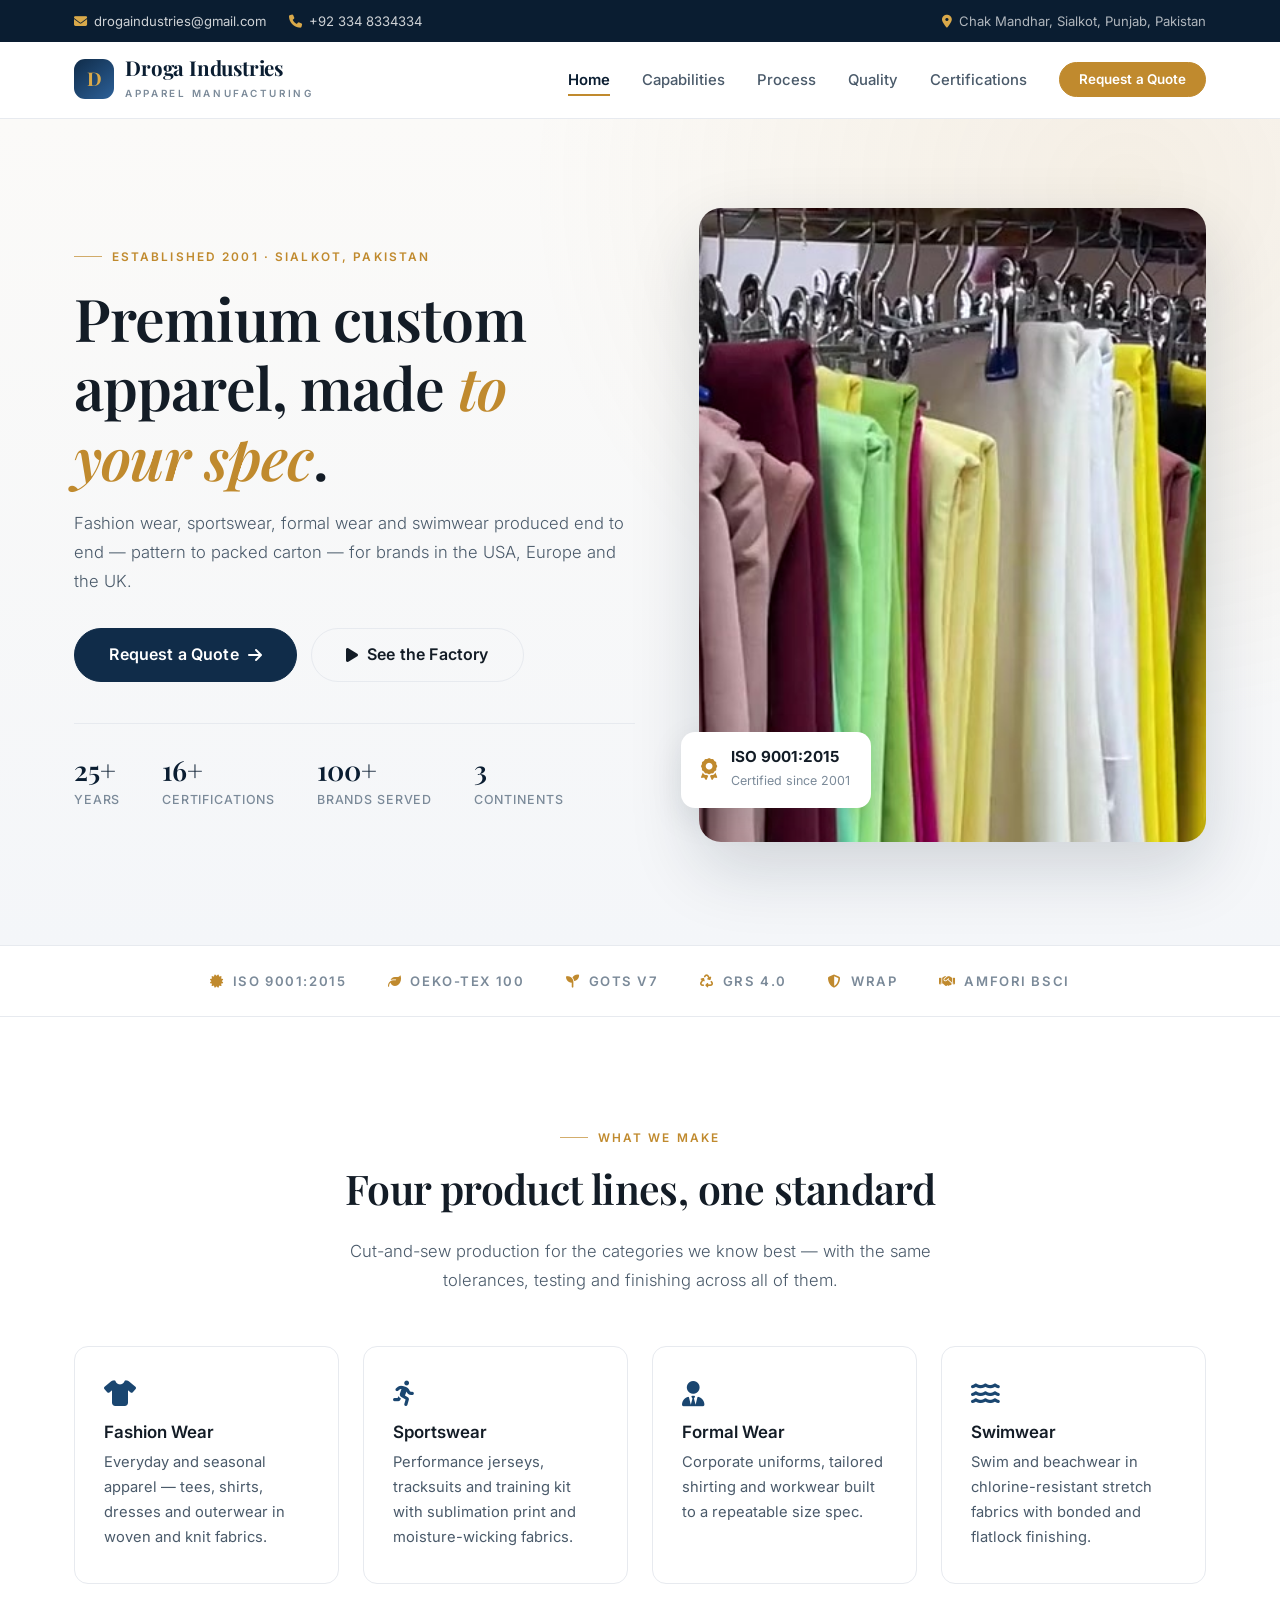
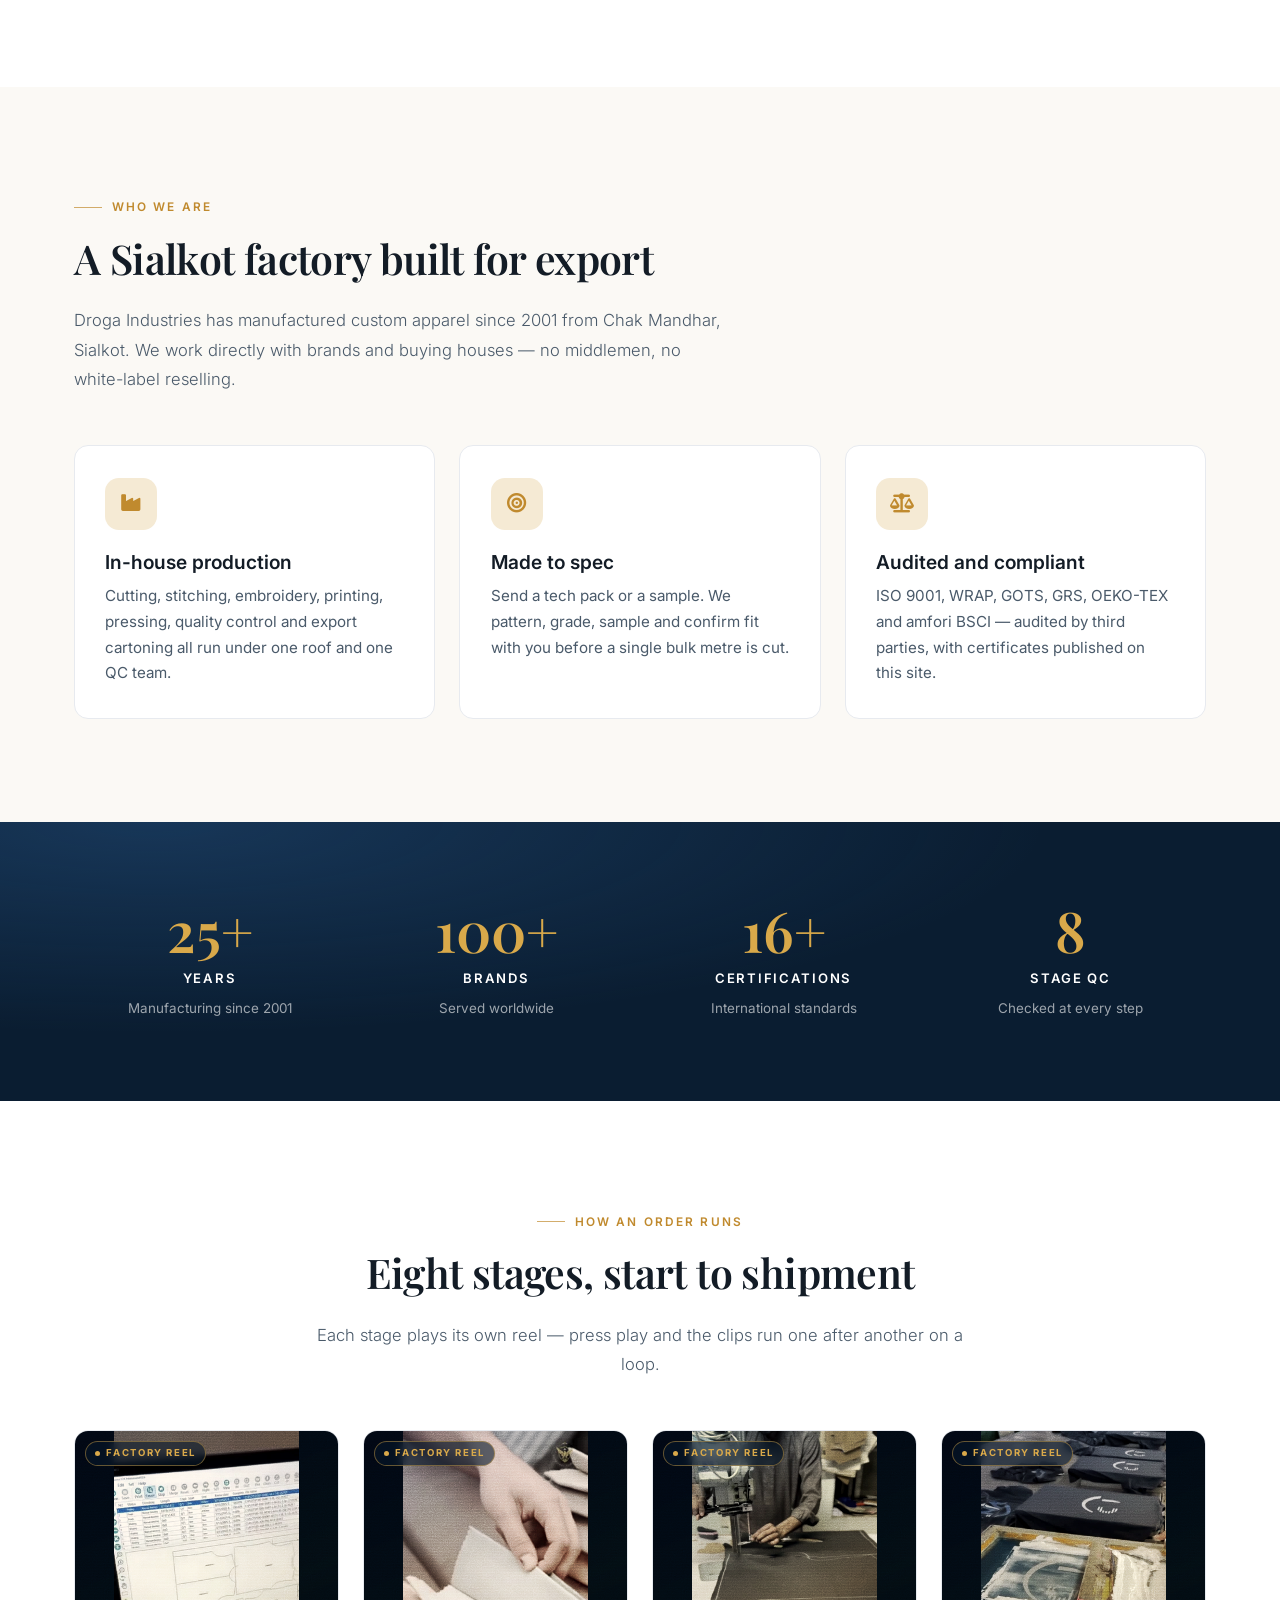
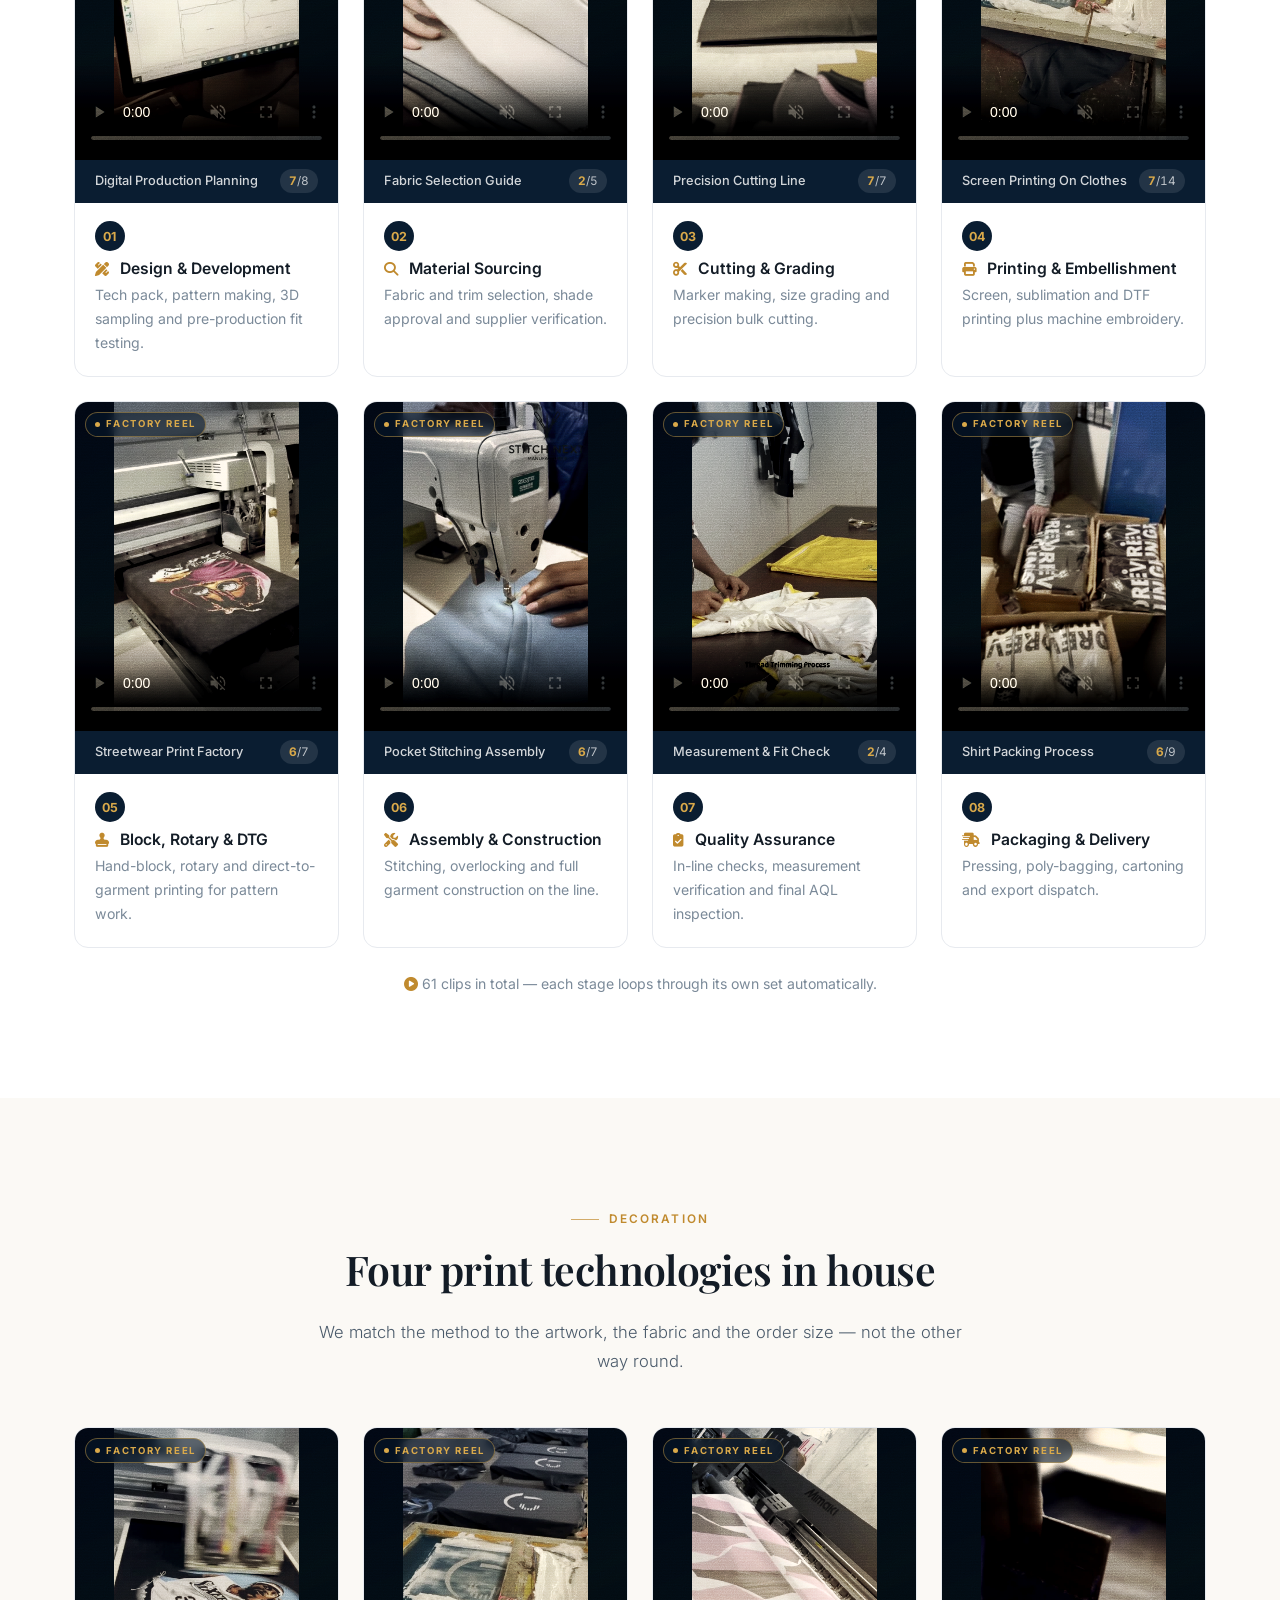
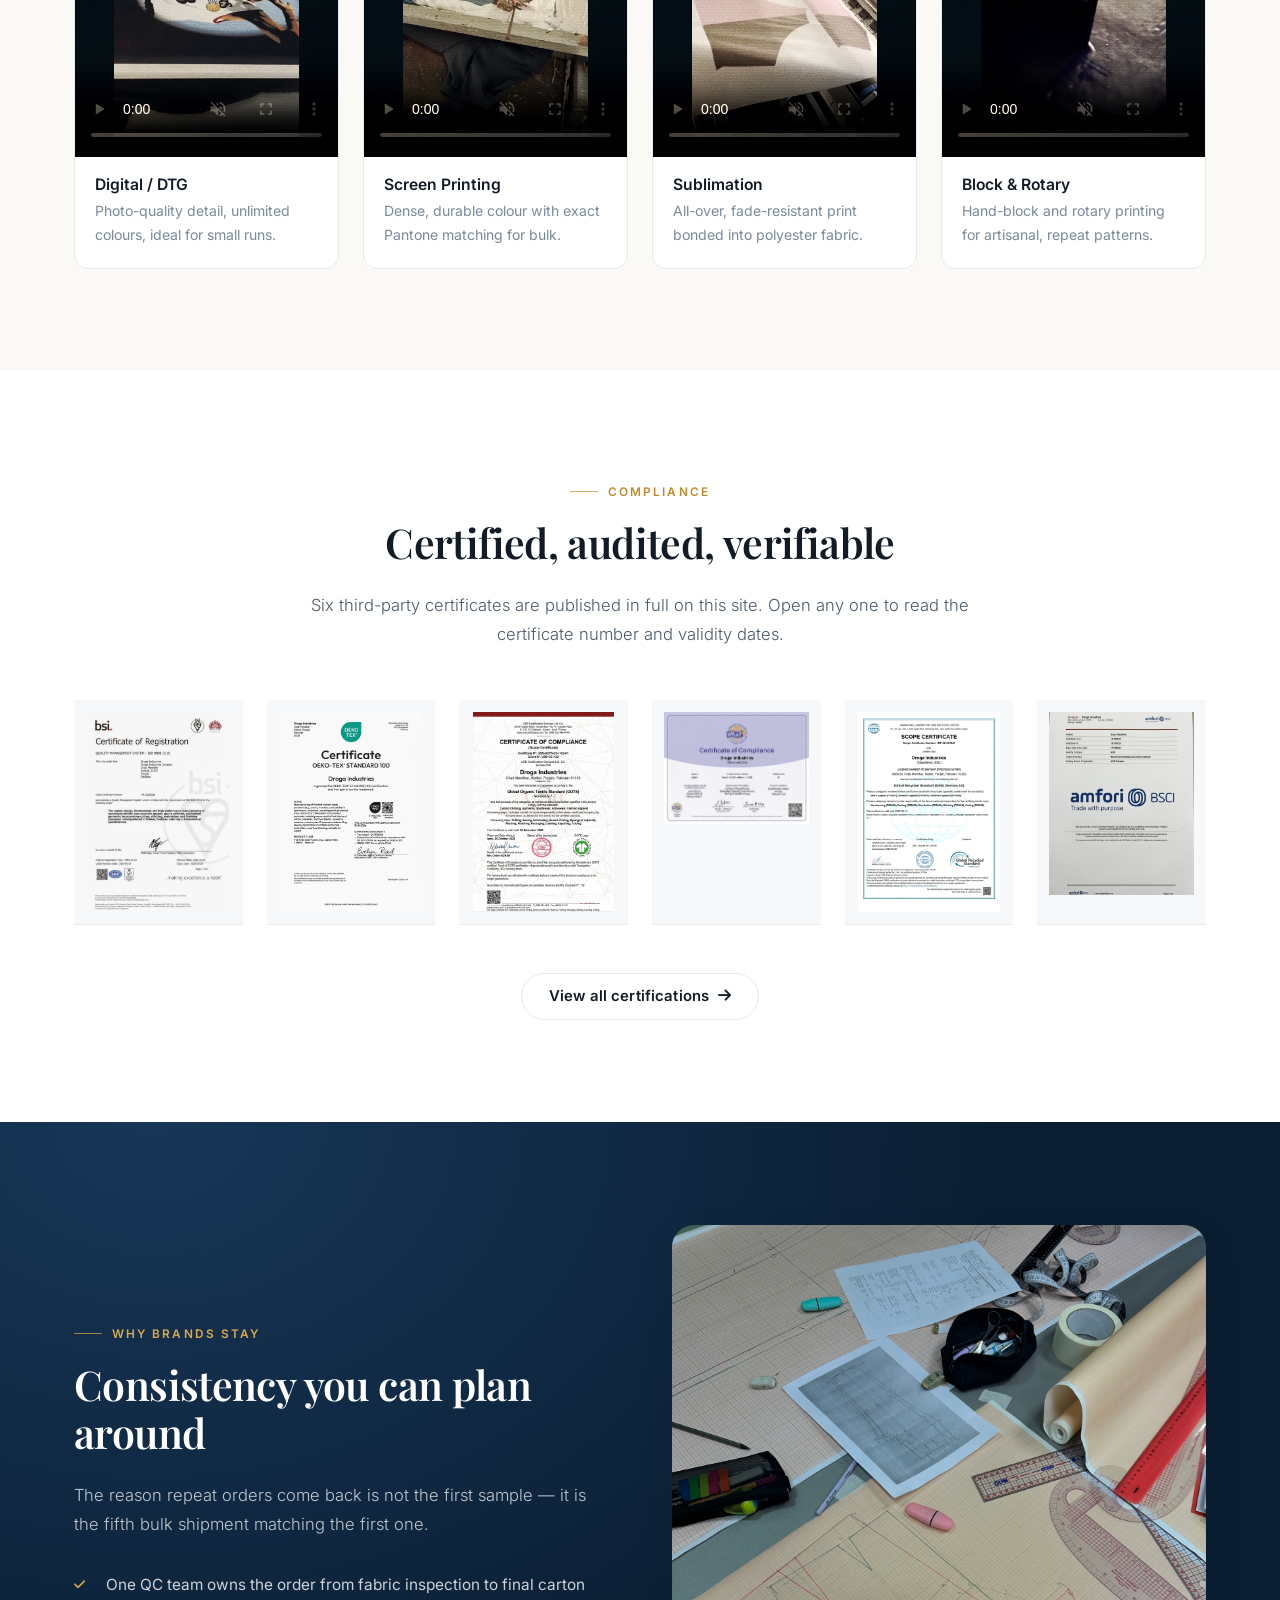
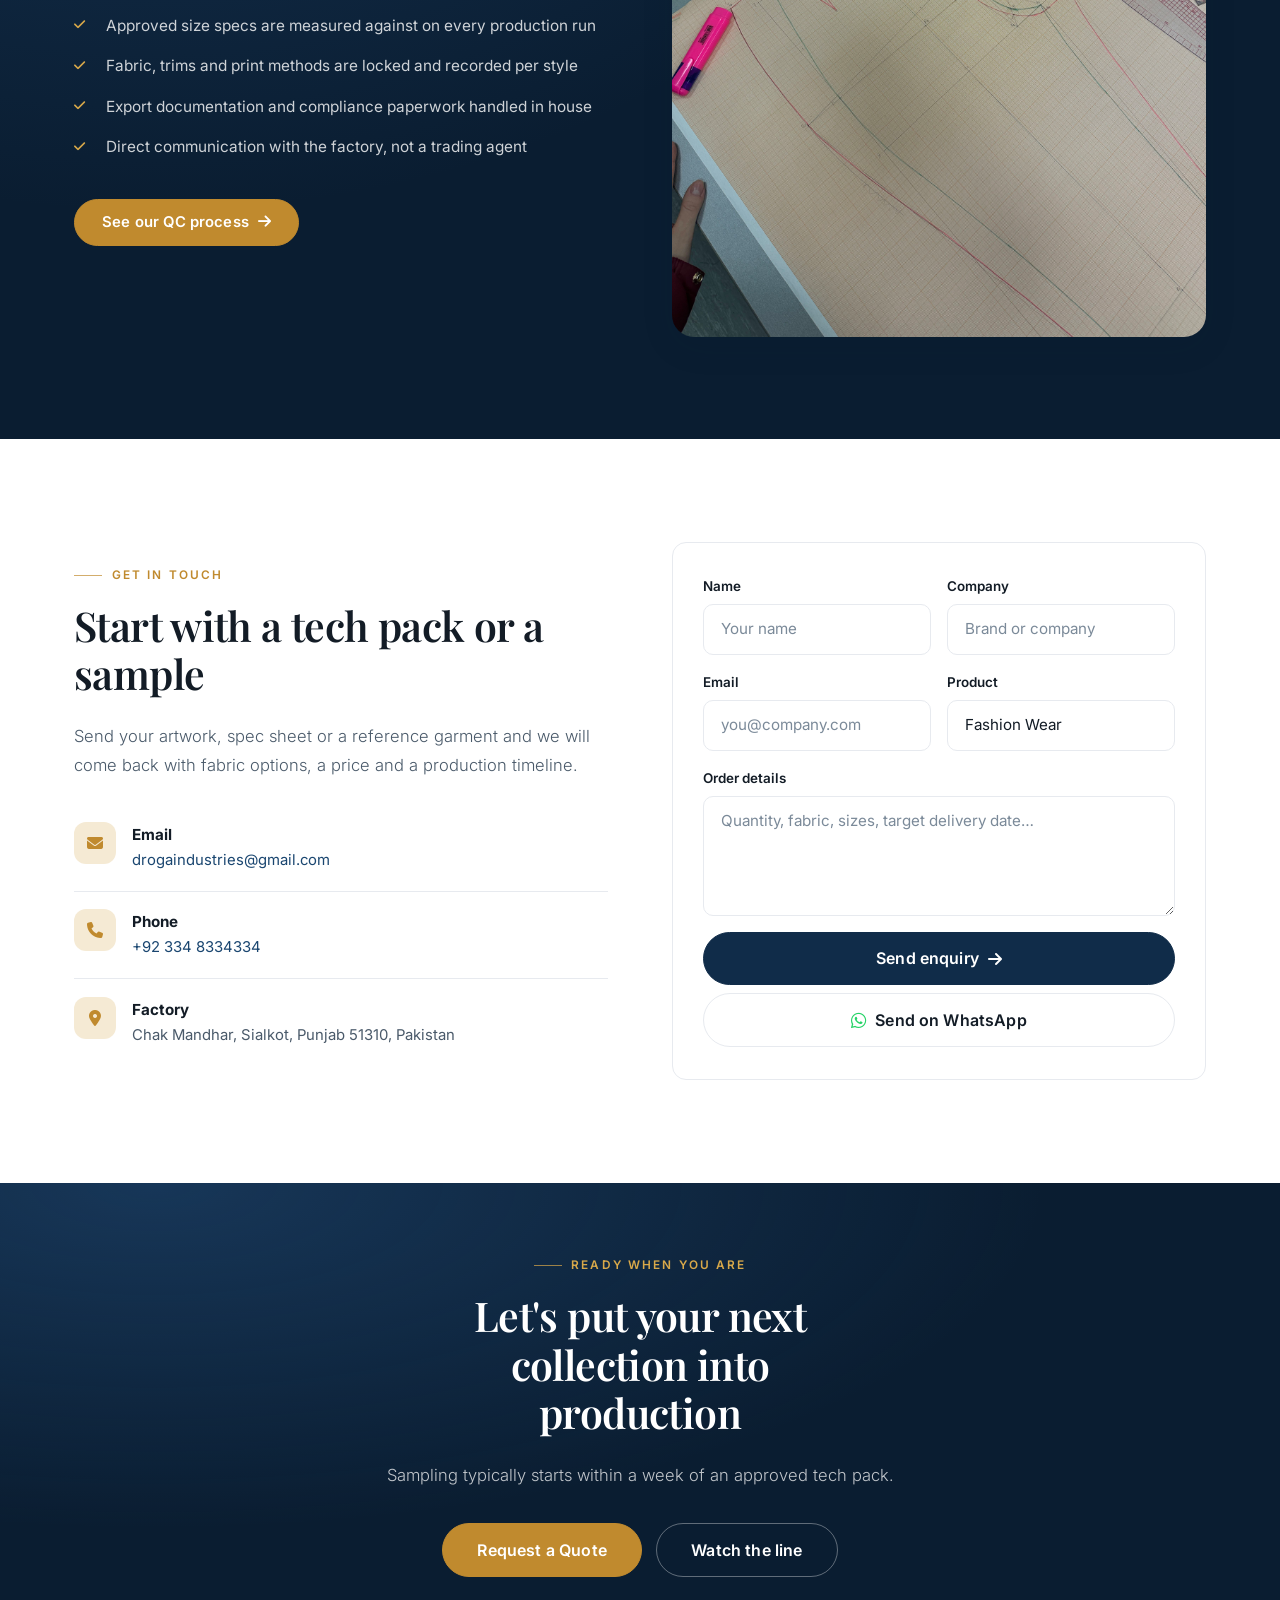
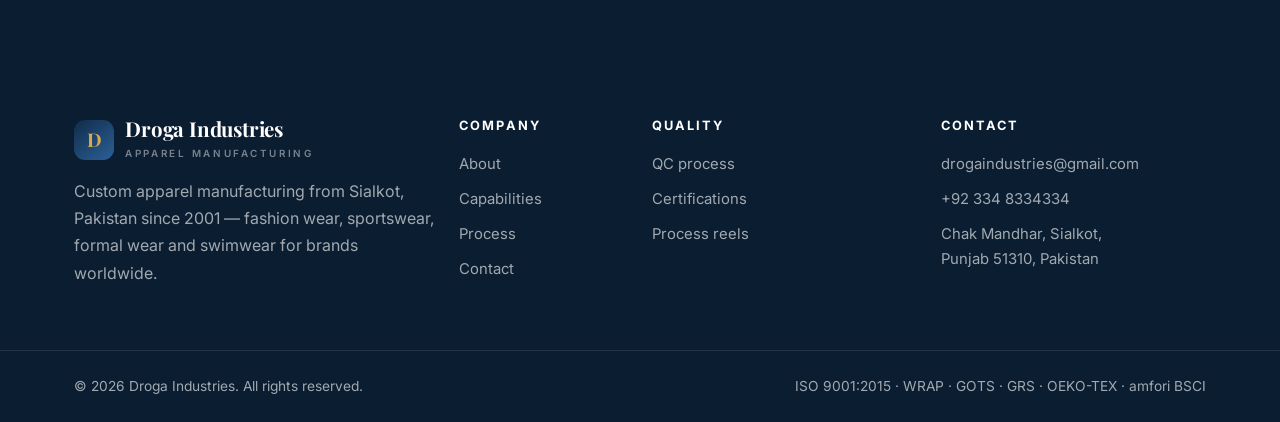
<file: index.html>
<!DOCTYPE html>
<html lang="en">

<head>
    <meta charset="UTF-8">
    <meta name="viewport" content="width=device-width, initial-scale=1.0">
    <title>Droga Industries — Premium Custom Apparel Manufacturer in Sialkot</title>
    <meta name="description" content="Droga Industries is a certified custom apparel manufacturer in Sialkot, Pakistan. Fashion wear, sportswear, formal wear and swimwear produced under ISO 9001, WRAP, GOTS, GRS and OEKO-TEX standards.">
    <link rel="preconnect" href="https://fonts.googleapis.com">
    <link rel="preconnect" href="https://fonts.gstatic.com" crossorigin>
    <link href="https://fonts.googleapis.com/css2?family=Inter:wght@400;500;600;700&family=Playfair+Display:ital,wght@0,500;0,600;0,700;1,500&display=swap" rel="stylesheet">
    <link rel="stylesheet" href="https://cdn.jsdelivr.net/npm/bootstrap@5.3.2/dist/css/bootstrap.min.css">
    <link rel="stylesheet" href="https://cdnjs.cloudflare.com/ajax/libs/font-awesome/6.5.1/css/all.min.css">
    <link rel="stylesheet" href="css/main.css">
</head>

<body>

    <!-- Top bar ============================================================ -->
    <div class="topbar">
        <div class="mycontainer">
            <div class="topbar-list">
                <a href="mailto:drogaindustries@gmail.com"><i class="fas fa-envelope"></i>drogaindustries@gmail.com</a>
                <a href="tel:+923348334334"><i class="fas fa-phone"></i>+92 334 8334334</a>
            </div>
            <div class="topbar-list">
                <span><i class="fas fa-location-dot"></i>Chak Mandhar, Sialkot, Punjab, Pakistan</span>
            </div>
        </div>
    </div>

    <!-- Navigation ========================================================= -->
    <header class="site-nav">
        <div class="mycontainer">
            <a class="brand" href="index.html">
                <span class="brand-mark">D</span>
                <span>
                    <span class="brand-name">Droga Industries</span>
                    <span class="brand-sub">Apparel Manufacturing</span>
                </span>
            </a>

            <button class="nav-toggle" type="button" aria-label="Toggle menu" aria-expanded="false" data-nav-toggle>
                <i class="fas fa-bars"></i>
            </button>

            <div class="nav-menu" id="navMenu">
                <ul class="nav-links">
                    <li><a href="index.html" class="active">Home</a></li>
                    <li><a href="index.html#capabilities">Capabilities</a></li>
                    <li><a href="index.html#process">Process</a></li>
                    <li><a href="quality.html">Quality</a></li>
                    <li><a href="certifications.html">Certifications</a></li>
                </ul>
                <a href="#contact" class="btn btn-gold btn-sm nav-cta">Request a Quote</a>
            </div>
        </div>
    </header>

    <!-- Hero =============================================================== -->
    <section class="hero">
        <div class="mycontainer">
            <div class="hero-grid">
                <div data-reveal>
                    <span class="eyebrow">Established 2001 · Sialkot, Pakistan</span>
                    <h1>Premium custom apparel, made <em>to your spec</em>.</h1>
                    <p class="lead">Fashion wear, sportswear, formal wear and swimwear produced end to end — pattern to packed carton — for brands in the USA, Europe and the UK.</p>
                    <div class="hero-actions">
                        <a href="#contact" class="btn btn-lg">Request a Quote <i class="fas fa-arrow-right"></i></a>
                        <a href="#process" class="btn btn-outline btn-lg"><i class="fas fa-play"></i> See the Factory</a>
                    </div>
                    <div class="hero-meta">
                        <div><strong>25+</strong><span>Years</span></div>
                        <div><strong>16+</strong><span>Certifications</span></div>
                        <div><strong>100+</strong><span>Brands Served</span></div>
                        <div><strong>3</strong><span>Continents</span></div>
                    </div>
                </div>

                <figure class="hero-figure m-0" data-reveal>
                    <img src="img/fabric-collection.jpg" alt="Apparel fabric collection in a full range of colours">
                    <figcaption class="hero-badge">
                        <i class="fas fa-award"></i>
                        <span>
                            <b>ISO 9001:2015</b>
                            <small>Certified since 2001</small>
                        </span>
                    </figcaption>
                </figure>
            </div>
        </div>
    </section>

    <!-- Trust strip ======================================================== -->
    <div class="trust-strip">
        <div class="mycontainer">
            <span><i class="fas fa-certificate"></i>ISO 9001:2015</span>
            <span><i class="fas fa-leaf"></i>OEKO-TEX 100</span>
            <span><i class="fas fa-seedling"></i>GOTS V7</span>
            <span><i class="fas fa-recycle"></i>GRS 4.0</span>
            <span><i class="fas fa-shield-halved"></i>WRAP</span>
            <span><i class="fas fa-handshake"></i>amfori BSCI</span>
        </div>
    </div>

    <!-- Capabilities ======================================================= -->
    <section id="capabilities" class="section">
        <div class="mycontainer">
            <div class="section-head text-center" data-reveal>
                <span class="eyebrow">What we make</span>
                <h2>Four product lines, one standard</h2>
                <p class="lead">Cut-and-sew production for the categories we know best — with the same tolerances, testing and finishing across all of them.</p>
            </div>

            <div class="row g-4">
                <div class="col-lg-3 col-sm-6" data-reveal>
                    <div class="tile">
                        <i class="fas fa-shirt"></i>
                        <h5>Fashion Wear</h5>
                        <p>Everyday and seasonal apparel — tees, shirts, dresses and outerwear in woven and knit fabrics.</p>
                    </div>
                </div>
                <div class="col-lg-3 col-sm-6" data-reveal>
                    <div class="tile">
                        <i class="fas fa-person-running"></i>
                        <h5>Sportswear</h5>
                        <p>Performance jerseys, tracksuits and training kit with sublimation print and moisture-wicking fabrics.</p>
                    </div>
                </div>
                <div class="col-lg-3 col-sm-6" data-reveal>
                    <div class="tile">
                        <i class="fas fa-user-tie"></i>
                        <h5>Formal Wear</h5>
                        <p>Corporate uniforms, tailored shirting and workwear built to a repeatable size spec.</p>
                    </div>
                </div>
                <div class="col-lg-3 col-sm-6" data-reveal>
                    <div class="tile">
                        <i class="fas fa-water"></i>
                        <h5>Swimwear</h5>
                        <p>Swim and beachwear in chlorine-resistant stretch fabrics with bonded and flatlock finishing.</p>
                    </div>
                </div>
            </div>
        </div>
    </section>

    <!-- Who we are ========================================================= -->
    <section id="about" class="section section-cream">
        <div class="mycontainer">
            <div class="section-head" data-reveal>
                <span class="eyebrow">Who we are</span>
                <h2>A Sialkot factory built for export</h2>
                <p class="lead">Droga Industries has manufactured custom apparel since 2001 from Chak Mandhar, Sialkot. We work directly with brands and buying houses — no middlemen, no white-label reselling.</p>
            </div>

            <div class="row g-4">
                <div class="col-lg-4" data-reveal>
                    <div class="card-soft">
                        <div class="card-icon"><i class="fas fa-industry"></i></div>
                        <h4>In-house production</h4>
                        <p>Cutting, stitching, embroidery, printing, pressing, quality control and export cartoning all run under one roof and one QC team.</p>
                    </div>
                </div>
                <div class="col-lg-4" data-reveal>
                    <div class="card-soft">
                        <div class="card-icon"><i class="fas fa-bullseye"></i></div>
                        <h4>Made to spec</h4>
                        <p>Send a tech pack or a sample. We pattern, grade, sample and confirm fit with you before a single bulk metre is cut.</p>
                    </div>
                </div>
                <div class="col-lg-4" data-reveal>
                    <div class="card-soft">
                        <div class="card-icon"><i class="fas fa-scale-balanced"></i></div>
                        <h4>Audited and compliant</h4>
                        <p>ISO 9001, WRAP, GOTS, GRS, OEKO-TEX and amfori BSCI — audited by third parties, with certificates published on this site.</p>
                    </div>
                </div>
            </div>
        </div>
    </section>

    <!-- Stats ============================================================== -->
    <section class="section-sm section-dark">
        <div class="mycontainer">
            <div class="row g-3">
                <div class="col-lg-3 col-6" data-reveal>
                    <div class="stat"><b>25+</b><span>Years</span><small>Manufacturing since 2001</small></div>
                </div>
                <div class="col-lg-3 col-6" data-reveal>
                    <div class="stat"><b>100+</b><span>Brands</span><small>Served worldwide</small></div>
                </div>
                <div class="col-lg-3 col-6" data-reveal>
                    <div class="stat"><b>16+</b><span>Certifications</span><small>International standards</small></div>
                </div>
                <div class="col-lg-3 col-6" data-reveal>
                    <div class="stat"><b>8</b><span>Stage QC</span><small>Checked at every step</small></div>
                </div>
            </div>
        </div>
    </section>

    <!-- Process channels ==================================================== -->
    <section id="process" class="section">
        <div class="mycontainer">
            <div class="section-head text-center" data-reveal>
                <span class="eyebrow">How an order runs</span>
                <h2>Eight stages, start to shipment</h2>
                <p class="lead">Each stage plays its own reel &mdash; press play and the clips run one after another on a loop.</p>
            </div>
            <div class="row g-4">
                <div class="col-lg-3 col-md-6" data-reveal>
                    <article class="media-card playlist" data-srcs="[&quot;assets/videos/design-development/01-3d-hoodie-design-clo.mp4&quot;,&quot;assets/videos/design-development/02-pattern-making-artistry.mp4&quot;,&quot;assets/videos/design-development/03-fabric-swatch-development.mp4&quot;,&quot;assets/videos/design-development/04-tech-pack-cad-sketch.mp4&quot;,&quot;assets/videos/design-development/05-jersey-design-template.mp4&quot;,&quot;assets/videos/design-development/06-digital-cutting-marking.mp4&quot;,&quot;assets/videos/design-development/07-digital-production-planning.mp4&quot;,&quot;assets/videos/design-development/08-pattern-making-process.mp4&quot;]" data-posters="[&quot;assets/posters/design-development/01-3d-hoodie-design-clo.jpg&quot;,&quot;assets/posters/design-development/02-pattern-making-artistry.jpg&quot;,&quot;assets/posters/design-development/03-fabric-swatch-development.jpg&quot;,&quot;assets/posters/design-development/04-tech-pack-cad-sketch.jpg&quot;,&quot;assets/posters/design-development/05-jersey-design-template.jpg&quot;,&quot;assets/posters/design-development/06-digital-cutting-marking.jpg&quot;,&quot;assets/posters/design-development/07-digital-production-planning.jpg&quot;,&quot;assets/posters/design-development/08-pattern-making-process.jpg&quot;]" data-titles="[&quot;3D Hoodie Design CLO&quot;,&quot;Pattern Making Artistry&quot;,&quot;Fabric Swatch Development&quot;,&quot;Tech Pack CAD Sketch&quot;,&quot;Jersey Design Template&quot;,&quot;Digital Cutting Marking&quot;,&quot;Digital Production Planning&quot;,&quot;Pattern Making Process&quot;]">
                        <div class="reel">
                            <span class="reel-tag">Factory Reel</span>
                            <video src="assets/videos/design-development/01-3d-hoodie-design-clo.mp4" poster="assets/posters/design-development/01-3d-hoodie-design-clo.jpg" controls preload="metadata" playsinline muted></video>
                        </div>
                        <div class="now-playing">
                            <span class="np-title">3D Hoodie Design CLO</span>
                            <span class="np-count"><b>1</b>/8</span>
                        </div>
                        <div class="media-body">
                            <span class="step-no">01</span>
                            <h6><i class="fas fa-pencil-ruler"></i> Design &amp; Development</h6>
                            <p>Tech pack, pattern making, 3D sampling and pre-production fit testing.</p>
                        </div>
                    </article>
                </div>
                <div class="col-lg-3 col-md-6" data-reveal>
                    <article class="media-card playlist" data-srcs="[&quot;assets/videos/material-sourcing/01-fabric-colour-range.mp4&quot;,&quot;assets/videos/material-sourcing/02-fabric-selection-guide.mp4&quot;,&quot;assets/videos/material-sourcing/03-tshirt-fabric-roll-ups.mp4&quot;,&quot;assets/videos/material-sourcing/04-fabric-house-collection.mp4&quot;,&quot;assets/videos/material-sourcing/05-fabric-rolls-warehouse.mp4&quot;]" data-posters="[&quot;assets/posters/material-sourcing/01-fabric-colour-range.jpg&quot;,&quot;assets/posters/material-sourcing/02-fabric-selection-guide.jpg&quot;,&quot;assets/posters/material-sourcing/03-tshirt-fabric-roll-ups.jpg&quot;,&quot;assets/posters/material-sourcing/04-fabric-house-collection.jpg&quot;,&quot;assets/posters/material-sourcing/05-fabric-rolls-warehouse.jpg&quot;]" data-titles="[&quot;Fabric Colour Range&quot;,&quot;Fabric Selection Guide&quot;,&quot;T-Shirt Fabric Roll Ups&quot;,&quot;Fabric House Collection&quot;,&quot;Fabric Rolls Warehouse&quot;]">
                        <div class="reel">
                            <span class="reel-tag">Factory Reel</span>
                            <video src="assets/videos/material-sourcing/01-fabric-colour-range.mp4" poster="assets/posters/material-sourcing/01-fabric-colour-range.jpg" controls preload="metadata" playsinline muted></video>
                        </div>
                        <div class="now-playing">
                            <span class="np-title">Fabric Colour Range</span>
                            <span class="np-count"><b>1</b>/5</span>
                        </div>
                        <div class="media-body">
                            <span class="step-no">02</span>
                            <h6><i class="fas fa-magnifying-glass"></i> Material Sourcing</h6>
                            <p>Fabric and trim selection, shade approval and supplier verification.</p>
                        </div>
                    </article>
                </div>
                <div class="col-lg-3 col-md-6" data-reveal>
                    <article class="media-card playlist" data-srcs="[&quot;assets/videos/cutting-grading/01-fabric-cutting-machine.mp4&quot;,&quot;assets/videos/cutting-grading/02-suiting-fabric-selection.mp4&quot;,&quot;assets/videos/cutting-grading/03-shirt-panel-cutting.mp4&quot;,&quot;assets/videos/cutting-grading/04-factory-cutting-work.mp4&quot;,&quot;assets/videos/cutting-grading/05-sports-bra-qc-process.mp4&quot;,&quot;assets/videos/cutting-grading/06-bulk-cutting-process.mp4&quot;,&quot;assets/videos/cutting-grading/07-precision-cutting-line.mp4&quot;]" data-posters="[&quot;assets/posters/cutting-grading/01-fabric-cutting-machine.jpg&quot;,&quot;assets/posters/cutting-grading/02-suiting-fabric-selection.jpg&quot;,&quot;assets/posters/cutting-grading/03-shirt-panel-cutting.jpg&quot;,&quot;assets/posters/cutting-grading/04-factory-cutting-work.jpg&quot;,&quot;assets/posters/cutting-grading/05-sports-bra-qc-process.jpg&quot;,&quot;assets/posters/cutting-grading/06-bulk-cutting-process.jpg&quot;,&quot;assets/posters/cutting-grading/07-precision-cutting-line.jpg&quot;]" data-titles="[&quot;Fabric Cutting Machine&quot;,&quot;Suiting Fabric Selection&quot;,&quot;Shirt Panel Cutting&quot;,&quot;Factory Cutting Work&quot;,&quot;Sports Bra QC Process&quot;,&quot;Bulk Cutting Process&quot;,&quot;Precision Cutting Line&quot;]">
                        <div class="reel">
                            <span class="reel-tag">Factory Reel</span>
                            <video src="assets/videos/cutting-grading/01-fabric-cutting-machine.mp4" poster="assets/posters/cutting-grading/01-fabric-cutting-machine.jpg" controls preload="metadata" playsinline muted></video>
                        </div>
                        <div class="now-playing">
                            <span class="np-title">Fabric Cutting Machine</span>
                            <span class="np-count"><b>1</b>/7</span>
                        </div>
                        <div class="media-body">
                            <span class="step-no">03</span>
                            <h6><i class="fas fa-scissors"></i> Cutting &amp; Grading</h6>
                            <p>Marker making, size grading and precision bulk cutting.</p>
                        </div>
                    </article>
                </div>
                <div class="col-lg-3 col-md-6" data-reveal>
                    <article class="media-card playlist" data-srcs="[&quot;assets/videos/printing-embellishment/02-uniform-print-production.mp4&quot;,&quot;assets/videos/printing-embellishment/03-sports-shirt-printing.mp4&quot;,&quot;assets/videos/printing-embellishment/04-embroidery-on-tshirts.mp4&quot;,&quot;assets/videos/printing-embellishment/05-printing-on-clothes.mp4&quot;,&quot;assets/videos/printing-embellishment/06-sublimation-printing-tshirt.mp4&quot;,&quot;assets/videos/printing-embellishment/07-screen-printing-designs.mp4&quot;,&quot;assets/videos/printing-embellishment/08-screen-printing-on-clothes.mp4&quot;,&quot;assets/videos/printing-embellishment/09-sublimation-hoodie-printing.mp4&quot;,&quot;assets/videos/printing-embellishment/10-dtg-printing-tshirt.mp4&quot;,&quot;assets/videos/printing-embellishment/12-embroidery-uniform-detailing.mp4&quot;,&quot;assets/videos/printing-embellishment/13-dtf-printer-hd.mp4&quot;,&quot;assets/videos/printing-embellishment/14-tracksuit-silk-screen-printing.mp4&quot;,&quot;assets/videos/printing-embellishment/15-sublimation-jersey-production.mp4&quot;,&quot;assets/videos/printing-embellishment/16-dtf-textile-personalisation.mp4&quot;]" data-posters="[&quot;assets/posters/printing-embellishment/02-uniform-print-production.jpg&quot;,&quot;assets/posters/printing-embellishment/03-sports-shirt-printing.jpg&quot;,&quot;assets/posters/printing-embellishment/04-embroidery-on-tshirts.jpg&quot;,&quot;assets/posters/printing-embellishment/05-printing-on-clothes.jpg&quot;,&quot;assets/posters/printing-embellishment/06-sublimation-printing-tshirt.jpg&quot;,&quot;assets/posters/printing-embellishment/07-screen-printing-designs.jpg&quot;,&quot;assets/posters/printing-embellishment/08-screen-printing-on-clothes.jpg&quot;,&quot;assets/posters/printing-embellishment/09-sublimation-hoodie-printing.jpg&quot;,&quot;assets/posters/printing-embellishment/10-dtg-printing-tshirt.jpg&quot;,&quot;assets/posters/printing-embellishment/12-embroidery-uniform-detailing.jpg&quot;,&quot;assets/posters/printing-embellishment/13-dtf-printer-hd.jpg&quot;,&quot;assets/posters/printing-embellishment/14-tracksuit-silk-screen-printing.jpg&quot;,&quot;assets/posters/printing-embellishment/15-sublimation-jersey-production.jpg&quot;,&quot;assets/posters/printing-embellishment/16-dtf-textile-personalisation.jpg&quot;]" data-titles="[&quot;Uniform Print Production&quot;,&quot;Sports Shirt Printing&quot;,&quot;Embroidery On T-Shirts&quot;,&quot;Printing On Clothes&quot;,&quot;Sublimation Printing T-Shirt&quot;,&quot;Screen Printing Designs&quot;,&quot;Screen Printing On Clothes&quot;,&quot;Sublimation Hoodie Printing&quot;,&quot;DTG Printing T-Shirt&quot;,&quot;Embroidery Uniform Detailing&quot;,&quot;DTF Printer HD&quot;,&quot;Tracksuit Silk Screen Printing&quot;,&quot;Sublimation Jersey Production&quot;,&quot;DTF Textile Personalisation&quot;]">
                        <div class="reel">
                            <span class="reel-tag">Factory Reel</span>
                            <video src="assets/videos/printing-embellishment/02-uniform-print-production.mp4" poster="assets/posters/printing-embellishment/02-uniform-print-production.jpg" controls preload="metadata" playsinline muted></video>
                        </div>
                        <div class="now-playing">
                            <span class="np-title">Uniform Print Production</span>
                            <span class="np-count"><b>1</b>/14</span>
                        </div>
                        <div class="media-body">
                            <span class="step-no">04</span>
                            <h6><i class="fas fa-print"></i> Printing &amp; Embellishment</h6>
                            <p>Screen, sublimation and DTF printing plus machine embroidery.</p>
                        </div>
                    </article>
                </div>
                <div class="col-lg-3 col-md-6" data-reveal>
                    <article class="media-card playlist" data-srcs="[&quot;assets/videos/block-rotary-dtg/01-artisan-block-print-collection.mp4&quot;,&quot;assets/videos/block-rotary-dtg/02-block-printing-techniques.mp4&quot;,&quot;assets/videos/block-rotary-dtg/03-dtg-printing-design.mp4&quot;,&quot;assets/videos/block-rotary-dtg/04-dtg-printer-nine-colour.mp4&quot;,&quot;assets/videos/block-rotary-dtg/05-hand-block-printing-factory.mp4&quot;,&quot;assets/videos/block-rotary-dtg/06-streetwear-print-factory.mp4&quot;,&quot;assets/videos/block-rotary-dtg/07-dtf-fabric-canvas-printing.mp4&quot;]" data-posters="[&quot;assets/posters/block-rotary-dtg/01-artisan-block-print-collection.jpg&quot;,&quot;assets/posters/block-rotary-dtg/02-block-printing-techniques.jpg&quot;,&quot;assets/posters/block-rotary-dtg/03-dtg-printing-design.jpg&quot;,&quot;assets/posters/block-rotary-dtg/04-dtg-printer-nine-colour.jpg&quot;,&quot;assets/posters/block-rotary-dtg/05-hand-block-printing-factory.jpg&quot;,&quot;assets/posters/block-rotary-dtg/06-streetwear-print-factory.jpg&quot;,&quot;assets/posters/block-rotary-dtg/07-dtf-fabric-canvas-printing.jpg&quot;]" data-titles="[&quot;Artisan Block Print Collection&quot;,&quot;Block Printing Techniques&quot;,&quot;DTG Printing Design&quot;,&quot;DTG Printer Nine Colour&quot;,&quot;Hand Block Printing Factory&quot;,&quot;Streetwear Print Factory&quot;,&quot;DTF Fabric Canvas Printing&quot;]">
                        <div class="reel">
                            <span class="reel-tag">Factory Reel</span>
                            <video src="assets/videos/block-rotary-dtg/01-artisan-block-print-collection.mp4" poster="assets/posters/block-rotary-dtg/01-artisan-block-print-collection.jpg" controls preload="metadata" playsinline muted></video>
                        </div>
                        <div class="now-playing">
                            <span class="np-title">Artisan Block Print Collection</span>
                            <span class="np-count"><b>1</b>/7</span>
                        </div>
                        <div class="media-body">
                            <span class="step-no">05</span>
                            <h6><i class="fas fa-stamp"></i> Block, Rotary &amp; DTG</h6>
                            <p>Hand-block, rotary and direct-to-garment printing for pattern work.</p>
                        </div>
                    </article>
                </div>
                <div class="col-lg-3 col-md-6" data-reveal>
                    <article class="media-card playlist" data-srcs="[&quot;assets/videos/assembly-construction/01-industrial-sewing-process.mp4&quot;,&quot;assets/videos/assembly-construction/02-garment-manufacturing-line.mp4&quot;,&quot;assets/videos/assembly-construction/03-fashion-garment-construction.mp4&quot;,&quot;assets/videos/assembly-construction/04-overlock-machine-stitching.mp4&quot;,&quot;assets/videos/assembly-construction/05-production-floor-overview.mp4&quot;,&quot;assets/videos/assembly-construction/06-pocket-stitching-assembly.mp4&quot;,&quot;assets/videos/assembly-construction/07-small-batch-production.mp4&quot;]" data-posters="[&quot;assets/posters/assembly-construction/01-industrial-sewing-process.jpg&quot;,&quot;assets/posters/assembly-construction/02-garment-manufacturing-line.jpg&quot;,&quot;assets/posters/assembly-construction/03-fashion-garment-construction.jpg&quot;,&quot;assets/posters/assembly-construction/04-overlock-machine-stitching.jpg&quot;,&quot;assets/posters/assembly-construction/05-production-floor-overview.jpg&quot;,&quot;assets/posters/assembly-construction/06-pocket-stitching-assembly.jpg&quot;,&quot;assets/posters/assembly-construction/07-small-batch-production.jpg&quot;]" data-titles="[&quot;Industrial Sewing Process&quot;,&quot;Garment Manufacturing Line&quot;,&quot;Fashion Garment Construction&quot;,&quot;Overlock Machine Stitching&quot;,&quot;Production Floor Overview&quot;,&quot;Pocket Stitching Assembly&quot;,&quot;Small Batch Production&quot;]">
                        <div class="reel">
                            <span class="reel-tag">Factory Reel</span>
                            <video src="assets/videos/assembly-construction/01-industrial-sewing-process.mp4" poster="assets/posters/assembly-construction/01-industrial-sewing-process.jpg" controls preload="metadata" playsinline muted></video>
                        </div>
                        <div class="now-playing">
                            <span class="np-title">Industrial Sewing Process</span>
                            <span class="np-count"><b>1</b>/7</span>
                        </div>
                        <div class="media-body">
                            <span class="step-no">06</span>
                            <h6><i class="fas fa-screwdriver-wrench"></i> Assembly &amp; Construction</h6>
                            <p>Stitching, overlocking and full garment construction on the line.</p>
                        </div>
                    </article>
                </div>
                <div class="col-lg-3 col-md-6" data-reveal>
                    <article class="media-card playlist" data-srcs="[&quot;assets/videos/quality-assurance/01-inline-quality-inspection.mp4&quot;,&quot;assets/videos/quality-assurance/02-measurement-and-fit-check.mp4&quot;,&quot;assets/videos/quality-assurance/03-stitch-and-seam-inspection.mp4&quot;,&quot;assets/videos/quality-assurance/04-final-inspection-before-shipment.mp4&quot;]" data-posters="[&quot;assets/posters/quality-assurance/01-inline-quality-inspection.jpg&quot;,&quot;assets/posters/quality-assurance/02-measurement-and-fit-check.jpg&quot;,&quot;assets/posters/quality-assurance/03-stitch-and-seam-inspection.jpg&quot;,&quot;assets/posters/quality-assurance/04-final-inspection-before-shipment.jpg&quot;]" data-titles="[&quot;Inline Quality Inspection&quot;,&quot;Measurement & Fit Check&quot;,&quot;Stitch & Seam Inspection&quot;,&quot;Final Inspection Before Shipment&quot;]">
                        <div class="reel">
                            <span class="reel-tag">Factory Reel</span>
                            <video src="assets/videos/quality-assurance/01-inline-quality-inspection.mp4" poster="assets/posters/quality-assurance/01-inline-quality-inspection.jpg" controls preload="metadata" playsinline muted></video>
                        </div>
                        <div class="now-playing">
                            <span class="np-title">Inline Quality Inspection</span>
                            <span class="np-count"><b>1</b>/4</span>
                        </div>
                        <div class="media-body">
                            <span class="step-no">07</span>
                            <h6><i class="fas fa-clipboard-check"></i> Quality Assurance</h6>
                            <p>In-line checks, measurement verification and final AQL inspection.</p>
                        </div>
                    </article>
                </div>
                <div class="col-lg-3 col-md-6" data-reveal>
                    <article class="media-card playlist" data-srcs="[&quot;assets/videos/packaging-delivery/01-shirt-pressing-and-ironing.mp4&quot;,&quot;assets/videos/packaging-delivery/02-finishing-touch-ups.mp4&quot;,&quot;assets/videos/packaging-delivery/03-international-freight-forwarding.mp4&quot;,&quot;assets/videos/packaging-delivery/04-factory-finishing-line.mp4&quot;,&quot;assets/videos/packaging-delivery/05-inventory-and-fulfilment.mp4&quot;,&quot;assets/videos/packaging-delivery/06-shirt-packing-process.mp4&quot;,&quot;assets/videos/packaging-delivery/07-ready-to-ship-cartons.mp4&quot;,&quot;assets/videos/packaging-delivery/08-steam-press-final-finish.mp4&quot;,&quot;assets/videos/packaging-delivery/09-order-completion-dispatch.mp4&quot;]" data-posters="[&quot;assets/posters/packaging-delivery/01-shirt-pressing-and-ironing.jpg&quot;,&quot;assets/posters/packaging-delivery/02-finishing-touch-ups.jpg&quot;,&quot;assets/posters/packaging-delivery/03-international-freight-forwarding.jpg&quot;,&quot;assets/posters/packaging-delivery/04-factory-finishing-line.jpg&quot;,&quot;assets/posters/packaging-delivery/05-inventory-and-fulfilment.jpg&quot;,&quot;assets/posters/packaging-delivery/06-shirt-packing-process.jpg&quot;,&quot;assets/posters/packaging-delivery/07-ready-to-ship-cartons.jpg&quot;,&quot;assets/posters/packaging-delivery/08-steam-press-final-finish.jpg&quot;,&quot;assets/posters/packaging-delivery/09-order-completion-dispatch.jpg&quot;]" data-titles="[&quot;Shirt Pressing & Ironing&quot;,&quot;Finishing Touch Ups&quot;,&quot;International Freight Forwarding&quot;,&quot;Factory Finishing Line&quot;,&quot;Inventory & Fulfilment&quot;,&quot;Shirt Packing Process&quot;,&quot;Ready To Ship Cartons&quot;,&quot;Steam Press Final Finish&quot;,&quot;Order Completion Dispatch&quot;]">
                        <div class="reel">
                            <span class="reel-tag">Factory Reel</span>
                            <video src="assets/videos/packaging-delivery/01-shirt-pressing-and-ironing.mp4" poster="assets/posters/packaging-delivery/01-shirt-pressing-and-ironing.jpg" controls preload="metadata" playsinline muted></video>
                        </div>
                        <div class="now-playing">
                            <span class="np-title">Shirt Pressing & Ironing</span>
                            <span class="np-count"><b>1</b>/9</span>
                        </div>
                        <div class="media-body">
                            <span class="step-no">08</span>
                            <h6><i class="fas fa-truck-fast"></i> Packaging &amp; Delivery</h6>
                            <p>Pressing, poly-bagging, cartoning and export dispatch.</p>
                        </div>
                    </article>
                </div>
            </div>
            <p class="text-center text-muted-soft mt-4 mb-0" style="font-size:.88rem;" data-reveal>
                <i class="fas fa-circle-play text-gold"></i> 61 clips in total &mdash; each stage loops through its own set automatically.
            </p>
        </div>
    </section>

    <!-- Print technologies ================================================= -->
    <section class="section section-cream">
        <div class="mycontainer">
            <div class="section-head text-center" data-reveal>
                <span class="eyebrow">Decoration</span>
                <h2>Four print technologies in house</h2>
                <p class="lead">We match the method to the artwork, the fabric and the order size — not the other way round.</p>
            </div>

            <div class="row g-4">
                <div class="col-lg-3 col-md-6" data-reveal>
                    <article class="media-card">
                        <div class="reel">
                            <span class="reel-tag">Factory Reel</span>
                            <video src="assets/videos/block-rotary-dtg/04-dtg-printer-nine-colour.mp4" poster="assets/posters/block-rotary-dtg/04-dtg-printer-nine-colour.jpg" controls preload="metadata" playsinline muted></video>
                        </div>
                        <div class="media-body">
                            <h6>Digital / DTG</h6>
                            <p>Photo-quality detail, unlimited colours, ideal for small runs.</p>
                        </div>
                    </article>
                </div>
                <div class="col-lg-3 col-md-6" data-reveal>
                    <article class="media-card">
                        <div class="reel">
                            <span class="reel-tag">Factory Reel</span>
                            <video src="assets/videos/printing-embellishment/08-screen-printing-on-clothes.mp4" poster="assets/posters/printing-embellishment/08-screen-printing-on-clothes.jpg" controls preload="metadata" playsinline muted></video>
                        </div>
                        <div class="media-body">
                            <h6>Screen Printing</h6>
                            <p>Dense, durable colour with exact Pantone matching for bulk.</p>
                        </div>
                    </article>
                </div>
                <div class="col-lg-3 col-md-6" data-reveal>
                    <article class="media-card">
                        <div class="reel">
                            <span class="reel-tag">Factory Reel</span>
                            <video src="assets/videos/printing-embellishment/06-sublimation-printing-tshirt.mp4" poster="assets/posters/printing-embellishment/06-sublimation-printing-tshirt.jpg" controls preload="metadata" playsinline muted></video>
                        </div>
                        <div class="media-body">
                            <h6>Sublimation</h6>
                            <p>All-over, fade-resistant print bonded into polyester fabric.</p>
                        </div>
                    </article>
                </div>
                <div class="col-lg-3 col-md-6" data-reveal>
                    <article class="media-card">
                        <div class="reel">
                            <span class="reel-tag">Factory Reel</span>
                            <video src="assets/videos/block-rotary-dtg/02-block-printing-techniques.mp4" poster="assets/posters/block-rotary-dtg/02-block-printing-techniques.jpg" controls preload="metadata" playsinline muted></video>
                        </div>
                        <div class="media-body">
                            <h6>Block &amp; Rotary</h6>
                            <p>Hand-block and rotary printing for artisanal, repeat patterns.</p>
                        </div>
                    </article>
                </div>
            </div>
        </div>
    </section>


    <!-- Certifications ===================================================== -->
    <section id="certifications" class="section">
        <div class="mycontainer">
            <div class="section-head text-center" data-reveal>
                <span class="eyebrow">Compliance</span>
                <h2>Certified, audited, verifiable</h2>
                <p class="lead">Six third-party certificates are published in full on this site. Open any one to read the certificate number and validity dates.</p>
            </div>

            <div class="row g-4 justify-content-center" data-reveal>
                <div class="col-lg-2 col-md-3 col-4">
                    <a href="certifications.html"><img src="assets/certificates/iso-9001-2015-bsi.jpeg" alt="ISO 9001:2015 certificate" class="cert-thumb"></a>
                </div>
                <div class="col-lg-2 col-md-3 col-4">
                    <a href="certifications.html"><img src="assets/certificates/oeko-tex-standard-100.jpeg" alt="OEKO-TEX Standard 100 certificate" class="cert-thumb"></a>
                </div>
                <div class="col-lg-2 col-md-3 col-4">
                    <a href="certifications.html"><img src="assets/certificates/gots-scope-certificate.jpeg" alt="GOTS scope certificate" class="cert-thumb"></a>
                </div>
                <div class="col-lg-2 col-md-3 col-4">
                    <a href="certifications.html"><img src="assets/certificates/wrap-certificate-of-compliance.jpeg" alt="WRAP certificate of compliance" class="cert-thumb"></a>
                </div>
                <div class="col-lg-2 col-md-3 col-4">
                    <a href="certifications.html"><img src="assets/certificates/grs-scope-certificate.jpeg" alt="GRS scope certificate" class="cert-thumb"></a>
                </div>
                <div class="col-lg-2 col-md-3 col-4">
                    <a href="certifications.html"><img src="assets/certificates/amfori-bsci-audit-report.jpeg" alt="amfori BSCI audit report" class="cert-thumb"></a>
                </div>
            </div>

            <div class="text-center mt-5" data-reveal>
                <a href="certifications.html" class="btn btn-outline">View all certifications <i class="fas fa-arrow-right"></i></a>
            </div>
        </div>
    </section>

    <!-- Why us ============================================================= -->
    <section class="section section-dark">
        <div class="mycontainer">
            <div class="split">
                <div data-reveal>
                    <span class="eyebrow">Why brands stay</span>
                    <h2>Consistency you can plan around</h2>
                    <p class="lead">The reason repeat orders come back is not the first sample — it is the fifth bulk shipment matching the first one.</p>
                    <ul class="check-list">
                        <li>One QC team owns the order from fabric inspection to final carton</li>
                        <li>Approved size specs are measured against on every production run</li>
                        <li>Fabric, trims and print methods are locked and recorded per style</li>
                        <li>Export documentation and compliance paperwork handled in house</li>
                        <li>Direct communication with the factory, not a trading agent</li>
                    </ul>
                    <div class="hero-actions">
                        <a href="quality.html" class="btn btn-gold">See our QC process <i class="fas fa-arrow-right"></i></a>
                    </div>
                </div>
                <div data-reveal>
                    <img src="assets/gallery/pattern-drafting-table.jpeg" alt="Pattern drafting on graded paper with measurement sheet and rulers">
                </div>
            </div>
        </div>
    </section>

    <!-- Contact ============================================================ -->
    <section id="contact" class="section">
        <div class="mycontainer">
            <div class="split">
                <div data-reveal>
                    <span class="eyebrow">Get in touch</span>
                    <h2>Start with a tech pack or a sample</h2>
                    <p class="lead">Send your artwork, spec sheet or a reference garment and we will come back with fabric options, a price and a production timeline.</p>

                    <div class="mt-4">
                        <div class="contact-item">
                            <i class="fas fa-envelope"></i>
                            <span>
                                <b>Email</b>
                                <span><a href="mailto:drogaindustries@gmail.com">drogaindustries@gmail.com</a></span>
                            </span>
                        </div>
                        <div class="contact-item">
                            <i class="fas fa-phone"></i>
                            <span>
                                <b>Phone</b>
                                <span><a href="tel:+923348334334">+92 334 8334334</a></span>
                            </span>
                        </div>
                        <div class="contact-item">
                            <i class="fas fa-location-dot"></i>
                            <span>
                                <b>Factory</b>
                                <span>Chak Mandhar, Sialkot, Punjab 51310, Pakistan</span>
                            </span>
                        </div>
                    </div>
                </div>

                <div data-reveal>
                    <div class="card-soft">
                        <form data-enquiry-form novalidate>
                            <div class="row g-3">
                                <div class="col-sm-6">
                                    <label class="form-label" for="cf-name">Name</label>
                                    <input class="form-control" id="cf-name" type="text" placeholder="Your name" required>
                                </div>
                                <div class="col-sm-6">
                                    <label class="form-label" for="cf-company">Company</label>
                                    <input class="form-control" id="cf-company" type="text" placeholder="Brand or company">
                                </div>
                                <div class="col-sm-6">
                                    <label class="form-label" for="cf-email">Email</label>
                                    <input class="form-control" id="cf-email" type="email" placeholder="you@company.com" required>
                                </div>
                                <div class="col-sm-6">
                                    <label class="form-label" for="cf-cat">Product</label>
                                    <select class="form-select" id="cf-cat">
                                        <option>Fashion Wear</option>
                                        <option>Sportswear</option>
                                        <option>Formal Wear</option>
                                        <option>Swimwear</option>
                                    </select>
                                </div>
                                <div class="col-12">
                                    <label class="form-label" for="cf-msg">Order details</label>
                                    <textarea class="form-control" id="cf-msg" rows="4" placeholder="Quantity, fabric, sizes, target delivery date…" required></textarea>
                                </div>
                                <div class="col-12 d-grid gap-2">
                                    <button class="btn btn-lg w-100" type="submit">Send enquiry <i class="fas fa-arrow-right"></i></button>
                                    <a class="btn btn-outline btn-lg w-100" href="https://wa.me/923348334334" target="_blank" rel="noopener" data-wa><i class="fab fa-whatsapp"></i> Send on WhatsApp</a>
                                    <p class="form-note" data-enquiry-status role="status" aria-live="polite" hidden></p>
                                </div>
                            </div>
                        </form>
                    </div>
                </div>
            </div>
        </div>
    </section>

    <!-- CTA ================================================================ -->
    <section class="section-sm section-dark">
        <div class="mycontainer cta-band" data-reveal>
            <span class="eyebrow">Ready when you are</span>
            <h2>Let's put your next collection into production</h2>
            <p class="lead">Sampling typically starts within a week of an approved tech pack.</p>
            <div class="cta-actions">
                <a href="#contact" class="btn btn-gold btn-lg">Request a Quote</a>
                <a href="#process" class="btn btn-outline-light btn-lg">Watch the line</a>
            </div>
        </div>
    </section>

    <!-- Footer ============================================================= -->
    <footer class="site-footer">
        <div class="mycontainer">
            <div class="row g-4">
                <div class="col-lg-4">
                    <div class="brand mb-3">
                        <span class="brand-mark">D</span>
                        <span>
                            <span class="brand-name">Droga Industries</span>
                            <span class="brand-sub">Apparel Manufacturing</span>
                        </span>
                    </div>
                    <p>Custom apparel manufacturing from Sialkot, Pakistan since 2001 — fashion wear, sportswear, formal wear and swimwear for brands worldwide.</p>
                </div>
                <div class="col-lg-2 col-6">
                    <h6>Company</h6>
                    <ul>
                        <li><a href="index.html#about">About</a></li>
                        <li><a href="index.html#capabilities">Capabilities</a></li>
                        <li><a href="index.html#process">Process</a></li>
                        <li><a href="index.html#contact">Contact</a></li>
                    </ul>
                </div>
                <div class="col-lg-3 col-6">
                    <h6>Quality</h6>
                    <ul>
                        <li><a href="quality.html">QC process</a></li>
                        <li><a href="certifications.html">Certifications</a></li>
                        <li><a href="index.html#process">Process reels</a></li>
                    </ul>
                </div>
                <div class="col-lg-3">
                    <h6>Contact</h6>
                    <ul>
                        <li><a href="mailto:drogaindustries@gmail.com">drogaindustries@gmail.com</a></li>
                        <li><a href="tel:+923348334334">+92 334 8334334</a></li>
                        <li>Chak Mandhar, Sialkot,<br>Punjab 51310, Pakistan</li>
                    </ul>
                </div>
            </div>
        </div>
        <div class="footer-bottom">
            <div class="mycontainer">
                <span>&copy; 2026 Droga Industries. All rights reserved.</span>
                <span>ISO 9001:2015 · WRAP · GOTS · GRS · OEKO-TEX · amfori BSCI</span>
            </div>
        </div>
    </footer>

    <script src="https://cdn.jsdelivr.net/npm/bootstrap@5.3.2/dist/js/bootstrap.bundle.min.js"></script>
    <script src="js/site.js"></script>
</body>

</html>
</file>
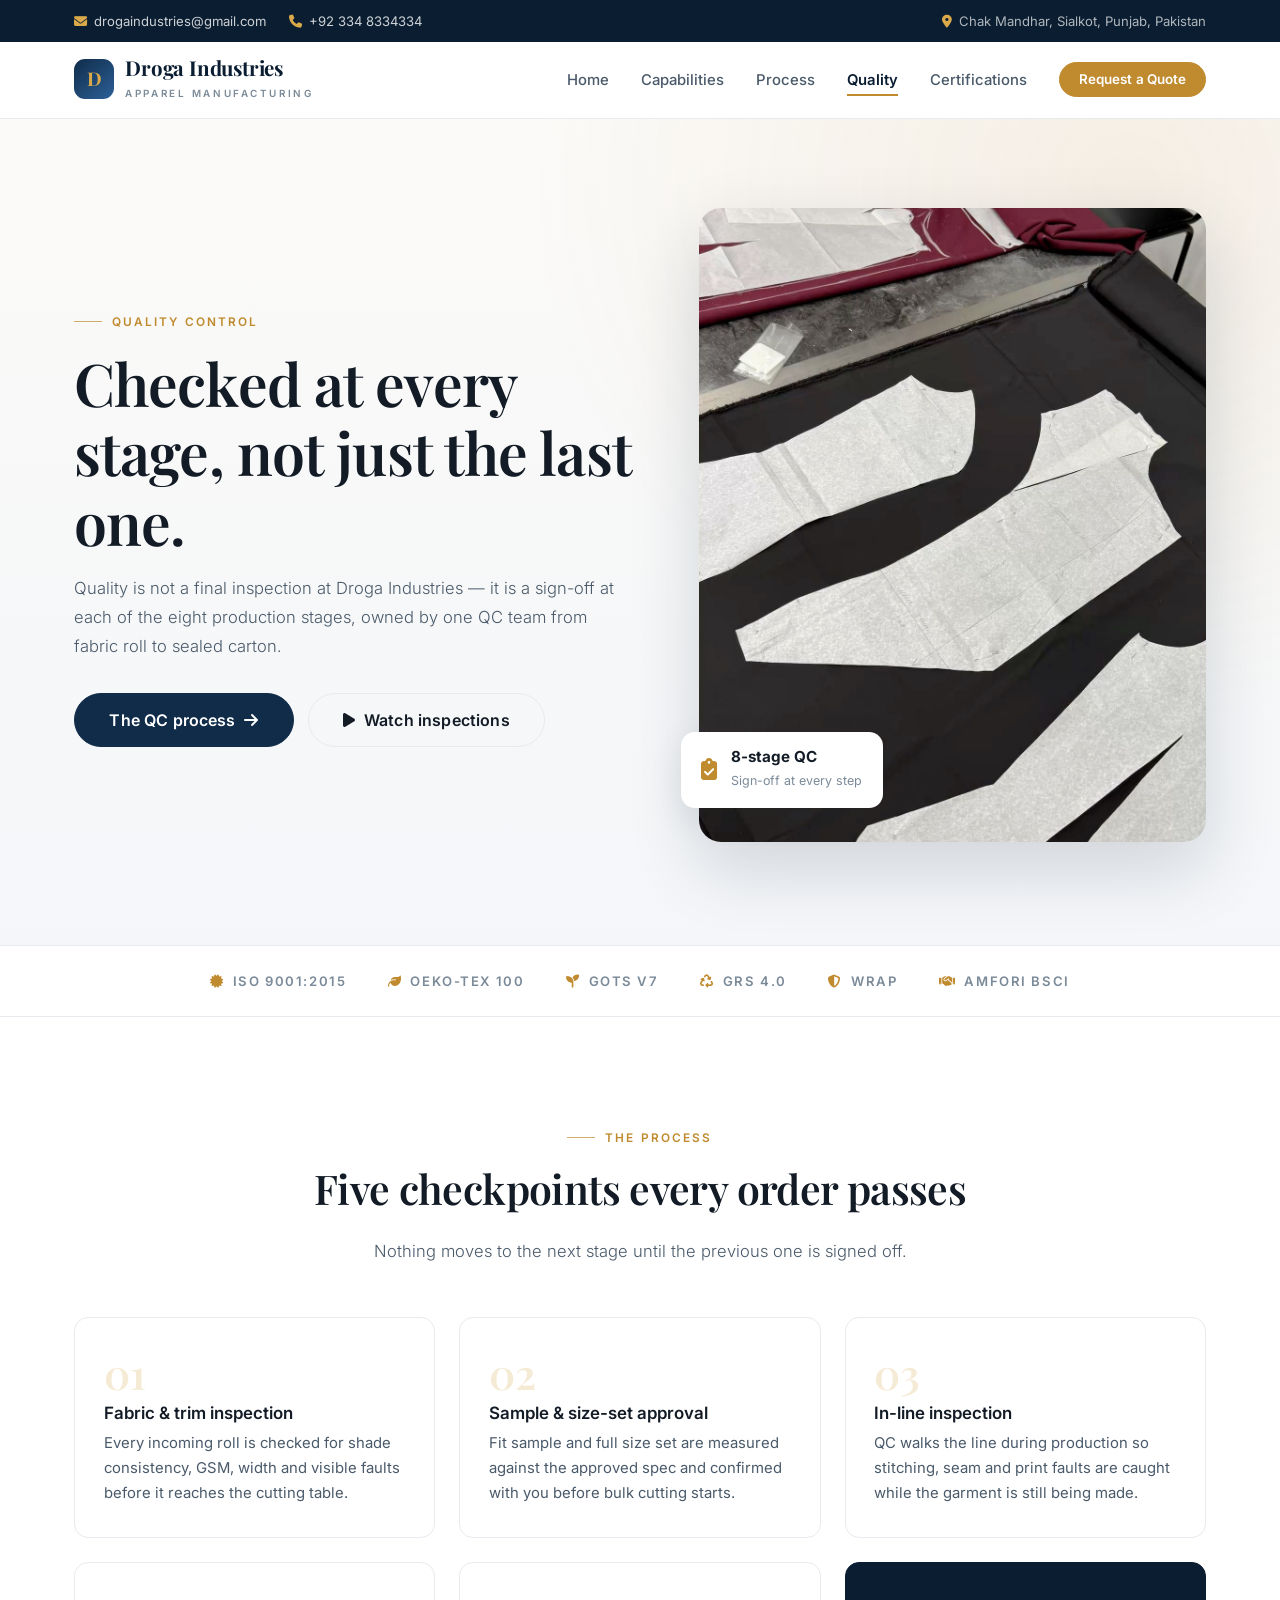
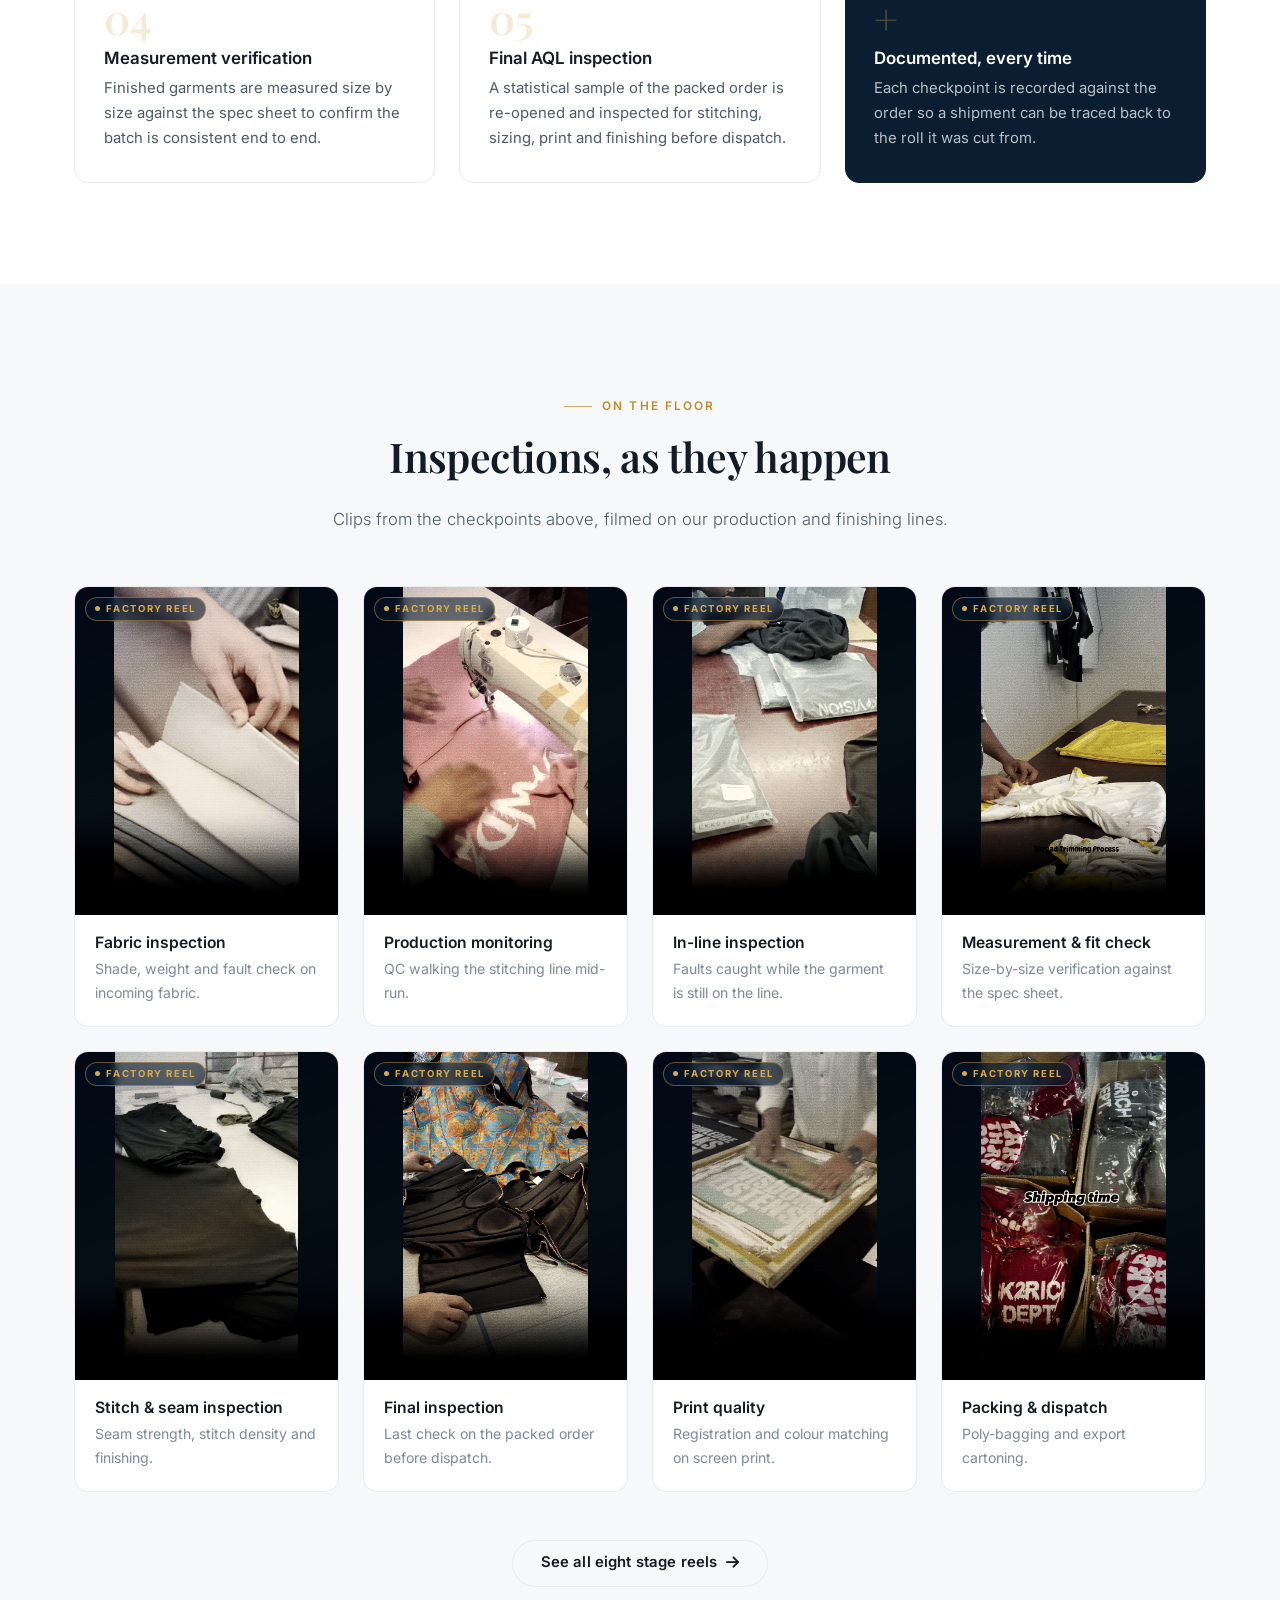
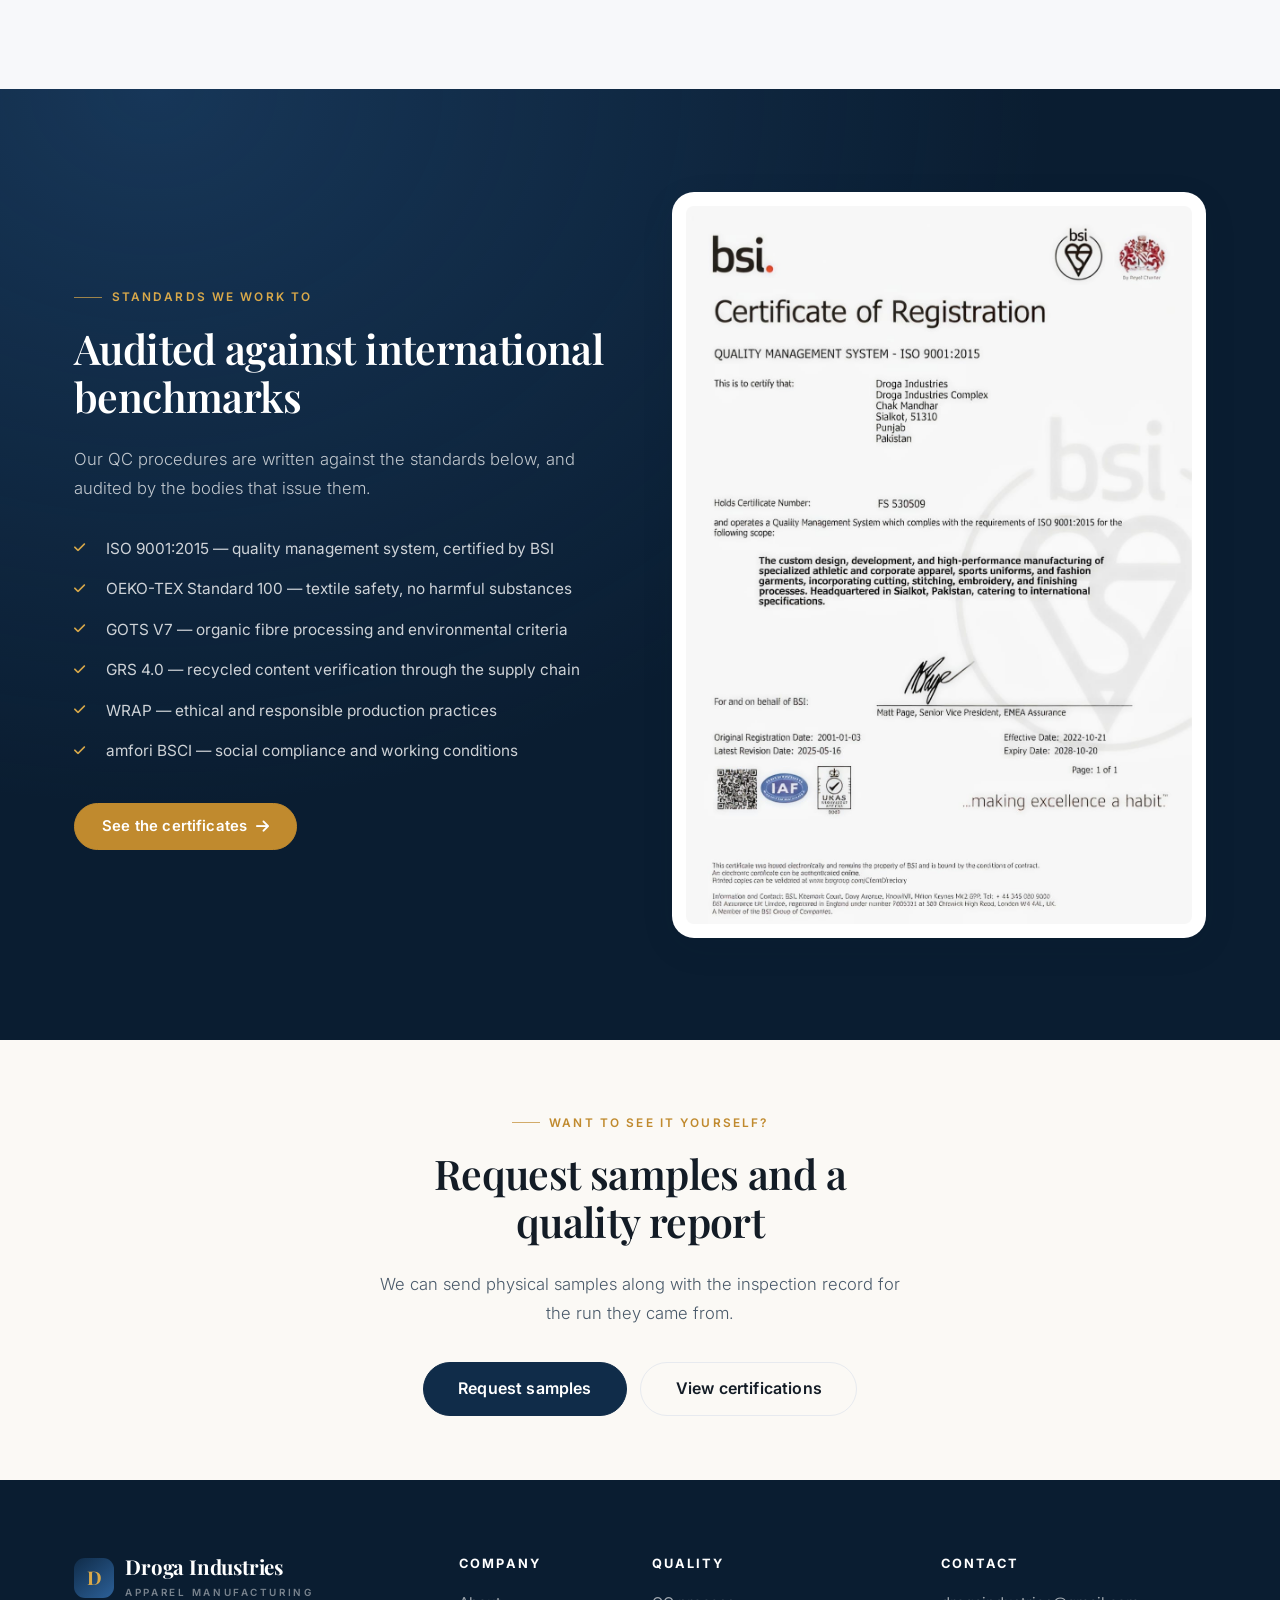
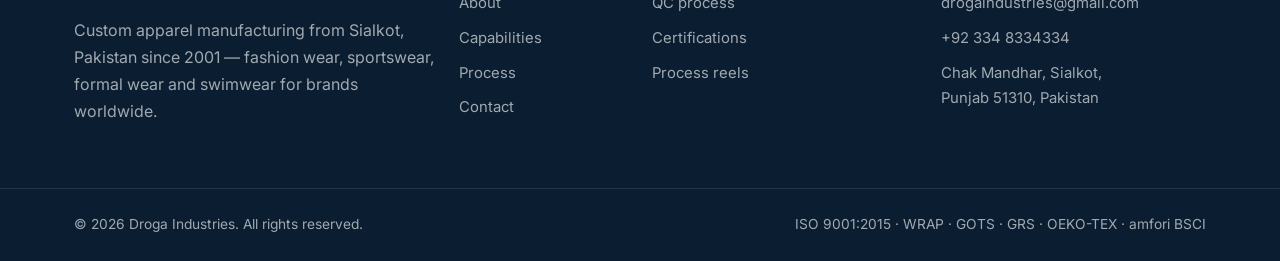
<file: quality.html>
<!DOCTYPE html>
<html lang="en">

<head>
    <meta charset="UTF-8">
    <meta name="viewport" content="width=device-width, initial-scale=1.0">
    <title>Quality Control — Droga Industries</title>
    <meta name="description" content="How Droga Industries inspects every order — fabric inspection, in-line checks, measurement verification and final AQL inspection before shipment.">
    <link rel="preconnect" href="https://fonts.googleapis.com">
    <link rel="preconnect" href="https://fonts.gstatic.com" crossorigin>
    <link href="https://fonts.googleapis.com/css2?family=Inter:wght@400;500;600;700&family=Playfair+Display:ital,wght@0,500;0,600;0,700;1,500&display=swap" rel="stylesheet">
    <link rel="stylesheet" href="https://cdn.jsdelivr.net/npm/bootstrap@5.3.2/dist/css/bootstrap.min.css">
    <link rel="stylesheet" href="https://cdnjs.cloudflare.com/ajax/libs/font-awesome/6.5.1/css/all.min.css">
    <link rel="stylesheet" href="css/main.css">
</head>

<body>

    <!-- Top bar -->
    <div class="topbar">
        <div class="mycontainer">
            <div class="topbar-list">
                <a href="mailto:drogaindustries@gmail.com"><i class="fas fa-envelope"></i>drogaindustries@gmail.com</a>
                <a href="tel:+923348334334"><i class="fas fa-phone"></i>+92 334 8334334</a>
            </div>
            <div class="topbar-list">
                <span><i class="fas fa-location-dot"></i>Chak Mandhar, Sialkot, Punjab, Pakistan</span>
            </div>
        </div>
    </div>

    <!-- Navigation -->
    <header class="site-nav">
        <div class="mycontainer">
            <a class="brand" href="index.html">
                <span class="brand-mark">D</span>
                <span>
                    <span class="brand-name">Droga Industries</span>
                    <span class="brand-sub">Apparel Manufacturing</span>
                </span>
            </a>

            <button class="nav-toggle" type="button" aria-label="Toggle menu" aria-expanded="false" data-nav-toggle>
                <i class="fas fa-bars"></i>
            </button>

            <div class="nav-menu" id="navMenu">
                <ul class="nav-links">
                    <li><a href="index.html">Home</a></li>
                    <li><a href="index.html#capabilities">Capabilities</a></li>
                    <li><a href="index.html#process">Process</a></li>
                    <li><a href="quality.html" class="active">Quality</a></li>
                    <li><a href="certifications.html">Certifications</a></li>
                </ul>
                <a href="index.html#contact" class="btn btn-gold btn-sm nav-cta">Request a Quote</a>
            </div>
        </div>
    </header>

    <!-- Page hero -->
    <section class="hero">
        <div class="mycontainer">
            <div class="hero-grid">
                <div data-reveal>
                    <span class="eyebrow">Quality control</span>
                    <h1>Checked at every stage, not just the last one.</h1>
                    <p class="lead">Quality is not a final inspection at Droga Industries — it is a sign-off at each of the eight production stages, owned by one QC team from fabric roll to sealed carton.</p>
                    <div class="hero-actions">
                        <a href="#process" class="btn btn-lg">The QC process <i class="fas fa-arrow-right"></i></a>
                        <a href="#qc-videos" class="btn btn-outline btn-lg"><i class="fas fa-play"></i> Watch inspections</a>
                    </div>
                </div>

                <figure class="hero-figure m-0" data-reveal>
                    <img src="assets/gallery/pattern-marker-laying.jpeg" alt="Paper patterns laid out on fabric before cutting">
                    <figcaption class="hero-badge">
                        <i class="fas fa-clipboard-check"></i>
                        <span>
                            <b>8-stage QC</b>
                            <small>Sign-off at every step</small>
                        </span>
                    </figcaption>
                </figure>
            </div>
        </div>
    </section>

    <!-- Trust strip -->
    <div class="trust-strip">
        <div class="mycontainer">
            <span><i class="fas fa-certificate"></i>ISO 9001:2015</span>
            <span><i class="fas fa-leaf"></i>OEKO-TEX 100</span>
            <span><i class="fas fa-seedling"></i>GOTS V7</span>
            <span><i class="fas fa-recycle"></i>GRS 4.0</span>
            <span><i class="fas fa-shield-halved"></i>WRAP</span>
            <span><i class="fas fa-handshake"></i>amfori BSCI</span>
        </div>
    </div>

    <!-- QC process -->
    <section id="process" class="section">
        <div class="mycontainer">
            <div class="section-head text-center" data-reveal>
                <span class="eyebrow">The process</span>
                <h2>Five checkpoints every order passes</h2>
                <p class="lead">Nothing moves to the next stage until the previous one is signed off.</p>
            </div>

            <div class="row g-4">
                <div class="col-lg-4 col-md-6" data-reveal>
                    <div class="step-card">
                        <div class="num">01</div>
                        <h5>Fabric &amp; trim inspection</h5>
                        <p>Every incoming roll is checked for shade consistency, GSM, width and visible faults before it reaches the cutting table.</p>
                    </div>
                </div>
                <div class="col-lg-4 col-md-6" data-reveal>
                    <div class="step-card">
                        <div class="num">02</div>
                        <h5>Sample &amp; size-set approval</h5>
                        <p>Fit sample and full size set are measured against the approved spec and confirmed with you before bulk cutting starts.</p>
                    </div>
                </div>
                <div class="col-lg-4 col-md-6" data-reveal>
                    <div class="step-card">
                        <div class="num">03</div>
                        <h5>In-line inspection</h5>
                        <p>QC walks the line during production so stitching, seam and print faults are caught while the garment is still being made.</p>
                    </div>
                </div>
                <div class="col-lg-4 col-md-6" data-reveal>
                    <div class="step-card">
                        <div class="num">04</div>
                        <h5>Measurement verification</h5>
                        <p>Finished garments are measured size by size against the spec sheet to confirm the batch is consistent end to end.</p>
                    </div>
                </div>
                <div class="col-lg-4 col-md-6" data-reveal>
                    <div class="step-card">
                        <div class="num">05</div>
                        <h5>Final AQL inspection</h5>
                        <p>A statistical sample of the packed order is re-opened and inspected for stitching, sizing, print and finishing before dispatch.</p>
                    </div>
                </div>
                <div class="col-lg-4 col-md-6" data-reveal>
                    <div class="step-card" style="background: var(--navy-900); border-color: var(--navy-900);">
                        <div class="num" style="color: rgba(217,169,74,.35);">+</div>
                        <h5 style="color:#fff;">Documented, every time</h5>
                        <p style="color: rgba(255,255,255,.72);">Each checkpoint is recorded against the order so a shipment can be traced back to the roll it was cut from.</p>
                    </div>
                </div>
            </div>
        </div>
    </section>

    <!-- QC videos -->
    <section id="qc-videos" class="section section-soft">
        <div class="mycontainer">
            <div class="section-head text-center" data-reveal>
                <span class="eyebrow">On the floor</span>
                <h2>Inspections, as they happen</h2>
                <p class="lead">Clips from the checkpoints above, filmed on our production and finishing lines.</p>
            </div>

            <div class="row g-4">
                <div class="col-lg-3 col-md-6" data-reveal>
                    <article class="media-card">
                        <div class="reel">
                            <span class="reel-tag">Factory Reel</span>
                            <video src="assets/videos/material-sourcing/02-fabric-selection-guide.mp4" poster="assets/posters/material-sourcing/02-fabric-selection-guide.jpg" controls preload="metadata" playsinline muted></video>
                        </div>
                        <div class="media-body">
                            <h6>Fabric inspection</h6>
                            <p>Shade, weight and fault check on incoming fabric.</p>
                        </div>
                    </article>
                </div>
                <div class="col-lg-3 col-md-6" data-reveal>
                    <article class="media-card">
                        <div class="reel">
                            <span class="reel-tag">Factory Reel</span>
                            <video src="assets/videos/assembly-construction/05-production-floor-overview.mp4" poster="assets/posters/assembly-construction/05-production-floor-overview.jpg" controls preload="metadata" playsinline muted></video>
                        </div>
                        <div class="media-body">
                            <h6>Production monitoring</h6>
                            <p>QC walking the stitching line mid-run.</p>
                        </div>
                    </article>
                </div>
                <div class="col-lg-3 col-md-6" data-reveal>
                    <article class="media-card">
                        <div class="reel">
                            <span class="reel-tag">Factory Reel</span>
                            <video src="assets/videos/quality-assurance/01-inline-quality-inspection.mp4" poster="assets/posters/quality-assurance/01-inline-quality-inspection.jpg" controls preload="metadata" playsinline muted></video>
                        </div>
                        <div class="media-body">
                            <h6>In-line inspection</h6>
                            <p>Faults caught while the garment is still on the line.</p>
                        </div>
                    </article>
                </div>
                <div class="col-lg-3 col-md-6" data-reveal>
                    <article class="media-card">
                        <div class="reel">
                            <span class="reel-tag">Factory Reel</span>
                            <video src="assets/videos/quality-assurance/02-measurement-and-fit-check.mp4" poster="assets/posters/quality-assurance/02-measurement-and-fit-check.jpg" controls preload="metadata" playsinline muted></video>
                        </div>
                        <div class="media-body">
                            <h6>Measurement &amp; fit check</h6>
                            <p>Size-by-size verification against the spec sheet.</p>
                        </div>
                    </article>
                </div>
                <div class="col-lg-3 col-md-6" data-reveal>
                    <article class="media-card">
                        <div class="reel">
                            <span class="reel-tag">Factory Reel</span>
                            <video src="assets/videos/quality-assurance/03-stitch-and-seam-inspection.mp4" poster="assets/posters/quality-assurance/03-stitch-and-seam-inspection.jpg" controls preload="metadata" playsinline muted></video>
                        </div>
                        <div class="media-body">
                            <h6>Stitch &amp; seam inspection</h6>
                            <p>Seam strength, stitch density and finishing.</p>
                        </div>
                    </article>
                </div>
                <div class="col-lg-3 col-md-6" data-reveal>
                    <article class="media-card">
                        <div class="reel">
                            <span class="reel-tag">Factory Reel</span>
                            <video src="assets/videos/quality-assurance/04-final-inspection-before-shipment.mp4" poster="assets/posters/quality-assurance/04-final-inspection-before-shipment.jpg" controls preload="metadata" playsinline muted></video>
                        </div>
                        <div class="media-body">
                            <h6>Final inspection</h6>
                            <p>Last check on the packed order before dispatch.</p>
                        </div>
                    </article>
                </div>
                <div class="col-lg-3 col-md-6" data-reveal>
                    <article class="media-card">
                        <div class="reel">
                            <span class="reel-tag">Factory Reel</span>
                            <video src="assets/videos/printing-embellishment/07-screen-printing-designs.mp4" poster="assets/posters/printing-embellishment/07-screen-printing-designs.jpg" controls preload="metadata" playsinline muted></video>
                        </div>
                        <div class="media-body">
                            <h6>Print quality</h6>
                            <p>Registration and colour matching on screen print.</p>
                        </div>
                    </article>
                </div>
                <div class="col-lg-3 col-md-6" data-reveal>
                    <article class="media-card">
                        <div class="reel">
                            <span class="reel-tag">Factory Reel</span>
                            <video src="assets/videos/packaging-delivery/07-ready-to-ship-cartons.mp4" poster="assets/posters/packaging-delivery/07-ready-to-ship-cartons.jpg" controls preload="metadata" playsinline muted></video>
                        </div>
                        <div class="media-body">
                            <h6>Packing &amp; dispatch</h6>
                            <p>Poly-bagging and export cartoning.</p>
                        </div>
                    </article>
                </div>
            </div>

            <div class="text-center mt-5" data-reveal>
                <a href="index.html#process" class="btn btn-outline">See all eight stage reels <i class="fas fa-arrow-right"></i></a>
            </div>
        </div>
    </section>

    <!-- Standards -->
    <section class="section section-dark">
        <div class="mycontainer">
            <div class="split">
                <div data-reveal>
                    <span class="eyebrow">Standards we work to</span>
                    <h2>Audited against international benchmarks</h2>
                    <p class="lead">Our QC procedures are written against the standards below, and audited by the bodies that issue them.</p>
                    <ul class="check-list">
                        <li>ISO 9001:2015 — quality management system, certified by BSI</li>
                        <li>OEKO-TEX Standard 100 — textile safety, no harmful substances</li>
                        <li>GOTS V7 — organic fibre processing and environmental criteria</li>
                        <li>GRS 4.0 — recycled content verification through the supply chain</li>
                        <li>WRAP — ethical and responsible production practices</li>
                        <li>amfori BSCI — social compliance and working conditions</li>
                    </ul>
                    <div class="hero-actions">
                        <a href="certifications.html" class="btn btn-gold">See the certificates <i class="fas fa-arrow-right"></i></a>
                    </div>
                </div>
                <div data-reveal>
                    <img src="assets/certificates/iso-9001-2015-bsi.jpeg" alt="ISO 9001:2015 certificate issued to Droga Industries by BSI" style="background:#fff; padding:14px;">
                </div>
            </div>
        </div>
    </section>

    <!-- CTA -->
    <section class="section-sm section-cream">
        <div class="mycontainer cta-band" data-reveal>
            <span class="eyebrow">Want to see it yourself?</span>
            <h2>Request samples and a quality report</h2>
            <p class="lead">We can send physical samples along with the inspection record for the run they came from.</p>
            <div class="cta-actions">
                <a href="index.html#contact" class="btn btn-lg">Request samples</a>
                <a href="certifications.html" class="btn btn-outline btn-lg">View certifications</a>
            </div>
        </div>
    </section>

    <!-- Footer -->
    <footer class="site-footer">
        <div class="mycontainer">
            <div class="row g-4">
                <div class="col-lg-4">
                    <div class="brand mb-3">
                        <span class="brand-mark">D</span>
                        <span>
                            <span class="brand-name">Droga Industries</span>
                            <span class="brand-sub">Apparel Manufacturing</span>
                        </span>
                    </div>
                    <p>Custom apparel manufacturing from Sialkot, Pakistan since 2001 — fashion wear, sportswear, formal wear and swimwear for brands worldwide.</p>
                </div>
                <div class="col-lg-2 col-6">
                    <h6>Company</h6>
                    <ul>
                        <li><a href="index.html#about">About</a></li>
                        <li><a href="index.html#capabilities">Capabilities</a></li>
                        <li><a href="index.html#process">Process</a></li>
                        <li><a href="index.html#contact">Contact</a></li>
                    </ul>
                </div>
                <div class="col-lg-3 col-6">
                    <h6>Quality</h6>
                    <ul>
                        <li><a href="quality.html">QC process</a></li>
                        <li><a href="certifications.html">Certifications</a></li>
                        <li><a href="index.html#process">Process reels</a></li>
                    </ul>
                </div>
                <div class="col-lg-3">
                    <h6>Contact</h6>
                    <ul>
                        <li><a href="mailto:drogaindustries@gmail.com">drogaindustries@gmail.com</a></li>
                        <li><a href="tel:+923348334334">+92 334 8334334</a></li>
                        <li>Chak Mandhar, Sialkot,<br>Punjab 51310, Pakistan</li>
                    </ul>
                </div>
            </div>
        </div>
        <div class="footer-bottom">
            <div class="mycontainer">
                <span>&copy; 2026 Droga Industries. All rights reserved.</span>
                <span>ISO 9001:2015 · WRAP · GOTS · GRS · OEKO-TEX · amfori BSCI</span>
            </div>
        </div>
    </footer>

    <script src="https://cdn.jsdelivr.net/npm/bootstrap@5.3.2/dist/js/bootstrap.bundle.min.js"></script>
    <script src="js/site.js"></script>
</body>

</html>
</file>
<file: css/main.css>
/* ==========================================================================
   Droga Industries — design system
   ========================================================================== */

:root {
    /* Brand */
    --navy-900: #0a1d31;
    --navy-800: #102c49;
    --navy-700: #1a4670;
    --navy-600: #2c6098;
    --gold: #c08a2e;
    --gold-400: #d9a94a;
    --gold-100: #f5ead4;

    /* Neutrals */
    --ink: #131c26;
    --body: #4a5a6a;
    --muted: #7b8a99;
    --line: #e7eaef;
    --line-soft: #f1f3f7;
    --surface: #ffffff;
    --surface-soft: #f7f8fa;
    --surface-cream: #fbf9f5;

    /* System */
    --radius-sm: 8px;
    --radius: 14px;
    --radius-lg: 22px;
    --shadow-sm: 0 1px 2px rgba(10, 29, 49, .05), 0 4px 14px rgba(10, 29, 49, .05);
    --shadow-md: 0 10px 34px rgba(10, 29, 49, .09);
    --shadow-lg: 0 26px 70px rgba(10, 29, 49, .16);
    --ease: cubic-bezier(.22, .61, .36, 1);

    --font-display: 'Playfair Display', Georgia, 'Times New Roman', serif;
    --font-sans: 'Inter', 'Segoe UI', system-ui, -apple-system, sans-serif;
}

* { box-sizing: border-box; }

html { overflow-x: hidden; scroll-behavior: smooth; scroll-padding-top: 96px; }

body {
    margin: 0;
    font-family: var(--font-sans);
    font-size: 1rem;
    line-height: 1.7;
    color: var(--body);
    background: var(--surface);
    overflow-x: hidden;
    -webkit-font-smoothing: antialiased;
}

img { max-width: 100%; height: auto; display: block; }

h1, h2, h3, h4, h5, h6 { color: var(--ink); font-weight: 600; line-height: 1.18; margin: 0 0 .6em; }

.display-1, .display-2, .display-3, .display-4, .display-5, .display-6,
h1, h2 { font-family: var(--font-display); letter-spacing: -.015em; }

h1 { font-size: clamp(2.4rem, 4.6vw, 3.9rem); font-weight: 600; }
h2 { font-size: clamp(1.9rem, 3.2vw, 2.85rem); }
h3 { font-size: clamp(1.25rem, 1.9vw, 1.6rem); }
h4 { font-size: 1.2rem; }
h5 { font-size: 1.06rem; }
h6 { font-size: .95rem; }

p { margin: 0 0 1rem; }
p:last-child { margin-bottom: 0; }

a { color: var(--navy-700); text-decoration: none; transition: color .2s var(--ease); }
a:hover { color: var(--gold); }

/* ---------- Layout ---------------------------------------------------- */

.mycontainer {
    width: 100%;
    max-width: 1180px;
    margin: 0 auto;
    padding: 0 24px;
}

.section { padding: clamp(64px, 8vw, 116px) 0; }
.section-sm { padding: clamp(44px, 5vw, 72px) 0; }
.section-soft { background: var(--surface-soft); }
.section-cream { background: var(--surface-cream); }

.section-dark {
    background:
        radial-gradient(120% 130% at 12% 0%, rgba(44, 96, 152, .38) 0%, transparent 58%),
        var(--navy-900);
    color: rgba(255, 255, 255, .78);
}

.section-dark h1, .section-dark h2, .section-dark h3,
.section-dark h4, .section-dark h5, .section-dark h6 { color: #fff; }

/* ---------- Typographic helpers --------------------------------------- */

.eyebrow {
    display: inline-flex;
    align-items: center;
    gap: .6rem;
    font-size: .74rem;
    font-weight: 600;
    letter-spacing: .18em;
    text-transform: uppercase;
    color: var(--gold);
    margin-bottom: 1rem;
}

.eyebrow::before {
    content: "";
    width: 28px;
    height: 1px;
    background: currentColor;
    opacity: .7;
}

.section-dark .eyebrow { color: var(--gold-400); }

.lead {
    font-size: clamp(1.02rem, 1.3vw, 1.16rem);
    line-height: 1.75;
    color: var(--body);
}

.section-dark .lead { color: rgba(255, 255, 255, .74); }

.section-head { max-width: 660px; margin-bottom: clamp(36px, 4vw, 60px); }
.section-head.text-center { margin-left: auto; margin-right: auto; }

.text-gold { color: var(--gold) !important; }
.text-muted-soft { color: var(--muted) !important; }
.fw-medium { font-weight: 500 !important; }

/* ---------- Buttons ---------------------------------------------------- */

.btn {
    --btn-bg: var(--navy-800);
    --btn-fg: #fff;
    --btn-bd: var(--navy-800);
    display: inline-flex;
    align-items: center;
    justify-content: center;
    gap: .55rem;
    padding: .85rem 1.7rem;
    border: 1px solid var(--btn-bd);
    border-radius: 999px;
    background: var(--btn-bg);
    color: var(--btn-fg);
    font-size: .93rem;
    font-weight: 600;
    line-height: 1.2;
    letter-spacing: .01em;
    cursor: pointer;
    transition: transform .22s var(--ease), box-shadow .22s var(--ease), background .22s var(--ease), color .22s var(--ease);
}

.btn:hover { transform: translateY(-2px); box-shadow: var(--shadow-md); color: var(--btn-fg); }
.btn:focus-visible { outline: 2px solid var(--gold); outline-offset: 3px; }

.btn-lg { padding: 1.02rem 2.15rem; font-size: 1rem; }
.btn-sm { padding: .55rem 1.15rem; font-size: .84rem; }

.btn-gold { --btn-bg: var(--gold); --btn-bd: var(--gold); --btn-fg: #fff; }
.btn-gold:hover { --btn-bg: #a97722; --btn-bd: #a97722; }

.btn-light { --btn-bg: #fff; --btn-bd: #fff; --btn-fg: var(--navy-900); }

.btn-outline {
    --btn-bg: transparent;
    --btn-bd: var(--line);
    --btn-fg: var(--ink);
}
.btn-outline:hover { --btn-bd: var(--navy-800); --btn-bg: var(--navy-800); --btn-fg: #fff; }

.btn-outline-light {
    --btn-bg: transparent;
    --btn-bd: rgba(255, 255, 255, .35);
    --btn-fg: #fff;
}
.btn-outline-light:hover { --btn-bg: #fff; --btn-bd: #fff; --btn-fg: var(--navy-900); }

.link-arrow {
    display: inline-flex;
    align-items: center;
    gap: .45rem;
    font-weight: 600;
    font-size: .92rem;
    color: var(--navy-700);
}
.link-arrow i { transition: transform .22s var(--ease); }
.link-arrow:hover i { transform: translateX(4px); }

/* ---------- Top bar + nav --------------------------------------------- */

.topbar {
    background: var(--navy-900);
    color: rgba(255, 255, 255, .68);
    font-size: .82rem;
}

.topbar .mycontainer {
    display: flex;
    flex-wrap: wrap;
    align-items: center;
    justify-content: space-between;
    gap: .5rem 1.6rem;
    padding-top: .6rem;
    padding-bottom: .6rem;
}

.topbar a { color: rgba(255, 255, 255, .8); }
.topbar a:hover { color: var(--gold-400); }
.topbar-list { display: flex; flex-wrap: wrap; gap: 1.4rem; align-items: center; }
.topbar i { color: var(--gold-400); margin-right: .45rem; }

.site-nav {
    position: sticky;
    top: 0;
    z-index: 1030;
    background: rgba(255, 255, 255, .9);
    backdrop-filter: saturate(180%) blur(14px);
    border-bottom: 1px solid var(--line);
}

.site-nav .mycontainer {
    display: flex;
    align-items: center;
    justify-content: space-between;
    gap: 1rem;
    min-height: 76px;
}

.brand { display: flex; align-items: center; gap: .7rem; }

.brand-mark {
    width: 40px;
    height: 40px;
    flex: 0 0 40px;
    display: grid;
    place-items: center;
    border-radius: 11px;
    background: linear-gradient(140deg, var(--navy-800), var(--navy-600));
    color: var(--gold-400);
    font-family: var(--font-display);
    font-size: 1.18rem;
    font-weight: 700;
}

.brand-name {
    font-family: var(--font-display);
    font-size: 1.28rem;
    font-weight: 700;
    color: var(--navy-900);
    line-height: 1.05;
    letter-spacing: -.01em;
}

.brand-sub {
    display: block;
    font-family: var(--font-sans);
    font-size: .62rem;
    font-weight: 600;
    letter-spacing: .26em;
    text-transform: uppercase;
    color: var(--muted);
}

.nav-menu { display: flex; align-items: center; gap: 2rem; }

.nav-links { display: flex; align-items: center; gap: 2rem; list-style: none; margin: 0; padding: 0; }

.nav-links a {
    position: relative;
    font-size: .93rem;
    font-weight: 500;
    color: var(--body);
    padding: .3rem 0;
}

.nav-links a::after {
    content: "";
    position: absolute;
    left: 0;
    bottom: -2px;
    width: 0;
    height: 2px;
    background: var(--gold);
    transition: width .25s var(--ease);
}

.nav-links a:hover { color: var(--ink); }
.nav-links a:hover::after, .nav-links a.active::after { width: 100%; }
.nav-links a.active { color: var(--navy-900); font-weight: 600; }

.nav-toggle {
    display: none;
    width: 44px;
    height: 44px;
    border: 1px solid var(--line);
    border-radius: 10px;
    background: #fff;
    color: var(--navy-900);
    font-size: 1.05rem;
    cursor: pointer;
}

@media (max-width: 991px) {
    .nav-toggle { display: grid; place-items: center; }

    .nav-menu {
        position: absolute;
        left: 0;
        right: 0;
        top: 100%;
        display: none;
        flex-direction: column;
        gap: 0;
        padding: .5rem 24px 1.4rem;
        background: #fff;
        border-bottom: 1px solid var(--line);
        box-shadow: var(--shadow-md);
    }

    .nav-menu.open { display: flex; }
    .nav-links { flex-direction: column; align-items: stretch; gap: 0; }
    .nav-links a { padding: .85rem 0; border-bottom: 1px solid var(--line-soft); }
    .nav-links a::after { display: none; }
    .nav-cta { margin-top: 1rem; }
    .site-nav .mycontainer { position: relative; flex-wrap: wrap; }
}

/* ---------- Hero ------------------------------------------------------- */

.hero {
    position: relative;
    padding: clamp(56px, 7vw, 104px) 0 clamp(64px, 8vw, 116px);
    background:
        radial-gradient(85% 120% at 88% 8%, rgba(192, 138, 46, .10) 0%, transparent 55%),
        linear-gradient(180deg, #fbfaf8 0%, #f4f6f9 100%);
    overflow: hidden;
}

.hero-grid {
    display: grid;
    grid-template-columns: 1.05fr .95fr;
    gap: clamp(36px, 5vw, 76px);
    align-items: center;
}

.hero h1 { margin-bottom: 1.1rem; }
.hero h1 em { font-style: italic; color: var(--gold); }
.hero .lead { max-width: 34em; }
.hero-actions { display: flex; flex-wrap: wrap; gap: .85rem; margin-top: 2rem; }

.hero-meta {
    display: flex;
    flex-wrap: wrap;
    gap: 1.6rem 2.6rem;
    margin-top: 2.6rem;
    padding-top: 1.9rem;
    border-top: 1px solid var(--line);
}

.hero-meta strong {
    display: block;
    font-family: var(--font-display);
    font-size: 1.72rem;
    font-weight: 600;
    color: var(--navy-900);
    line-height: 1.1;
}

.hero-meta span {
    font-size: .78rem;
    font-weight: 500;
    letter-spacing: .07em;
    text-transform: uppercase;
    color: var(--muted);
}

.hero-figure { position: relative; }

.hero-figure img {
    width: 100%;
    aspect-ratio: 4 / 5;
    object-fit: cover;
    border-radius: var(--radius-lg);
    box-shadow: var(--shadow-lg);
}

.hero-figure::after {
    content: "";
    position: absolute;
    inset: auto -18px -18px auto;
    width: 62%;
    height: 62%;
    border: 1px solid rgba(192, 138, 46, .38);
    border-radius: var(--radius-lg);
    z-index: -1;
}

.hero-badge {
    position: absolute;
    left: -18px;
    bottom: 34px;
    display: flex;
    align-items: center;
    gap: .85rem;
    padding: .95rem 1.3rem;
    background: #fff;
    border-radius: var(--radius);
    box-shadow: var(--shadow-md);
}

.hero-badge i { color: var(--gold); font-size: 1.35rem; }
.hero-badge b { display: block; color: var(--ink); font-size: .95rem; line-height: 1.25; }
.hero-badge small { color: var(--muted); font-size: .78rem; }

@media (max-width: 900px) {
    .hero-grid { grid-template-columns: 1fr; }
    .hero-figure { order: -1; max-width: 520px; }
    .hero-figure img { aspect-ratio: 16 / 11; }
    .hero-badge { left: auto; right: 14px; bottom: -22px; }
}

/* ---------- Marquee / trust strip -------------------------------------- */

.trust-strip {
    border-top: 1px solid var(--line);
    border-bottom: 1px solid var(--line);
    background: #fff;
    padding: 1.5rem 0;
}

.trust-strip .mycontainer {
    display: flex;
    flex-wrap: wrap;
    align-items: center;
    justify-content: center;
    gap: 1rem 2.6rem;
}

.trust-strip span {
    font-size: .82rem;
    font-weight: 600;
    letter-spacing: .12em;
    text-transform: uppercase;
    color: var(--muted);
}

.trust-strip span i { color: var(--gold); margin-right: .5rem; }

/* ---------- Cards ------------------------------------------------------ */

.card-soft {
    height: 100%;
    padding: 2rem 1.9rem;
    background: #fff;
    border: 1px solid var(--line);
    border-radius: var(--radius);
    transition: transform .3s var(--ease), box-shadow .3s var(--ease), border-color .3s var(--ease);
}

.card-soft:hover {
    transform: translateY(-4px);
    border-color: transparent;
    box-shadow: var(--shadow-md);
}

.card-icon {
    width: 52px;
    height: 52px;
    display: grid;
    place-items: center;
    margin-bottom: 1.3rem;
    border-radius: 14px;
    background: var(--gold-100);
    color: var(--gold);
    font-size: 1.2rem;
}

.card-soft h3, .card-soft h4, .card-soft h5 { margin-bottom: .6rem; }
.card-soft p { font-size: .95rem; }

/* Category tiles */
.tile {
    position: relative;
    height: 100%;
    padding: 2.1rem 1.8rem;
    border-radius: var(--radius);
    background: #fff;
    border: 1px solid var(--line);
    overflow: hidden;
    transition: transform .3s var(--ease), box-shadow .3s var(--ease);
}

.tile::before {
    content: "";
    position: absolute;
    inset: 0 0 auto 0;
    height: 3px;
    background: linear-gradient(90deg, var(--gold), var(--gold-400));
    transform: scaleX(0);
    transform-origin: left;
    transition: transform .35s var(--ease);
}

.tile:hover { transform: translateY(-4px); box-shadow: var(--shadow-md); }
.tile:hover::before { transform: scaleX(1); }
.tile i { font-size: 1.6rem; color: var(--navy-700); margin-bottom: 1rem; display: block; }
.tile h5 { margin-bottom: .45rem; }
.tile p { font-size: .92rem; margin: 0; }

/* ---------- Stats ------------------------------------------------------ */

.stat { text-align: center; padding: 1rem .5rem; }

.stat b {
    display: block;
    font-family: var(--font-display);
    font-size: clamp(2.5rem, 4.4vw, 3.5rem);
    font-weight: 600;
    line-height: 1;
    color: var(--gold-400);
    margin-bottom: .55rem;
}

.stat span {
    display: block;
    font-size: .82rem;
    font-weight: 600;
    letter-spacing: .13em;
    text-transform: uppercase;
    color: #fff;
    margin-bottom: .3rem;
}

.stat small { color: rgba(255, 255, 255, .6); font-size: .84rem; }

/* ---------- Media / video cards ---------------------------------------- */

.media-card {
    height: 100%;
    display: flex;
    flex-direction: column;
    background: #fff;
    border: 1px solid var(--line);
    border-radius: var(--radius);
    overflow: hidden;
    transition: transform .3s var(--ease), box-shadow .3s var(--ease);
}

.media-card:hover { transform: translateY(-4px); box-shadow: var(--shadow-md); }

.media-card video,
.media-card > img {
    width: 100%;
    aspect-ratio: 4 / 5;
    object-fit: cover;
    background: var(--navy-900);
    display: block;
}

.media-card video { object-fit: contain; }

.media-body { padding: 1.15rem 1.25rem 1.3rem; flex: 1; }
.media-body h6 { margin-bottom: .3rem; font-size: .98rem; font-weight: 600; }
.media-body p { font-size: .88rem; color: var(--muted); margin: 0; }

.step-no {
    display: inline-flex;
    align-items: center;
    justify-content: center;
    width: 30px;
    height: 30px;
    margin-bottom: .7rem;
    border-radius: 50%;
    background: var(--navy-900);
    color: var(--gold-400);
    font-size: .78rem;
    font-weight: 700;
    letter-spacing: .02em;
}

/* ---------- Video gallery tabs ----------------------------------------- */

.tab-bar {
    display: flex;
    flex-wrap: wrap;
    justify-content: center;
    gap: .55rem;
    margin-bottom: 2.6rem;
    list-style: none;
    padding: 0;
}

.tab-bar .nav-link {
    padding: .58rem 1.25rem;
    border: 1px solid var(--line);
    border-radius: 999px;
    background: #fff;
    color: var(--body);
    font-size: .87rem;
    font-weight: 600;
    cursor: pointer;
    transition: all .25s var(--ease);
}

.tab-bar .nav-link:hover { border-color: var(--navy-700); color: var(--navy-900); }

.tab-bar .nav-link.active {
    background: var(--navy-900);
    border-color: var(--navy-900);
    color: #fff;
}

/* ---------- Certificates ------------------------------------------------ */

.cert-card {
    height: 100%;
    display: flex;
    flex-direction: column;
    background: #fff;
    border: 1px solid var(--line);
    border-radius: var(--radius);
    overflow: hidden;
    transition: transform .3s var(--ease), box-shadow .3s var(--ease);
}

.cert-card:hover { transform: translateY(-4px); box-shadow: var(--shadow-md); }

.cert-thumb {
    width: 100%;
    aspect-ratio: 3 / 4;
    object-fit: contain;
    object-position: top center;
    padding: 12px;
    background: var(--surface-soft);
    border-bottom: 1px solid var(--line);
    cursor: zoom-in;
}

.cert-thumb-sm {
    width: 100%;
    height: 168px;
    object-fit: contain;
    padding: 10px;
    margin-bottom: 1.2rem;
    background: var(--surface-soft);
    border: 1px solid var(--line);
    border-radius: 10px;
    cursor: zoom-in;
}

.cert-body { padding: 1.2rem 1.3rem 1.4rem; flex: 1; display: flex; flex-direction: column; gap: .45rem; }
.cert-body h6 { margin: 0; font-size: .98rem; }
.cert-body .ref { font-size: .82rem; color: var(--muted); }
.cert-body .btn { margin-top: auto; align-self: flex-start; }

.badge-soft {
    display: inline-block;
    padding: .35rem .85rem;
    border-radius: 999px;
    background: var(--gold-100);
    color: #8a6417;
    font-size: .76rem;
    font-weight: 600;
    letter-spacing: .04em;
}

.chip {
    display: flex;
    align-items: center;
    gap: .6rem;
    height: 100%;
    padding: .95rem 1.05rem;
    background: #fff;
    border: 1px solid var(--line);
    border-radius: 12px;
    font-size: .88rem;
    font-weight: 600;
    color: var(--ink);
    transition: border-color .25s var(--ease), transform .25s var(--ease);
}

.chip i { color: var(--gold); }
.chip:hover { border-color: var(--navy-700); transform: translateY(-2px); }

/* ---------- Process timeline (quality page) ----------------------------- */

.step-card {
    position: relative;
    height: 100%;
    padding: 2.1rem 1.8rem 1.9rem;
    background: #fff;
    border: 1px solid var(--line);
    border-radius: var(--radius);
}

.step-card .num {
    font-family: var(--font-display);
    font-size: 2.6rem;
    font-weight: 600;
    line-height: 1;
    color: var(--gold-100);
    margin-bottom: .6rem;
}

.step-card h5 { margin-bottom: .5rem; }
.step-card p { font-size: .93rem; margin: 0; }

/* ---------- Split feature ---------------------------------------------- */

.split {
    display: grid;
    grid-template-columns: 1fr 1fr;
    gap: clamp(32px, 5vw, 72px);
    align-items: center;
}

.split img { border-radius: var(--radius-lg); box-shadow: var(--shadow-md); }

.check-list { list-style: none; margin: 1.6rem 0 0; padding: 0; }
.check-list li { position: relative; padding: .45rem 0 .45rem 2rem; font-size: .96rem; }
.check-list li::before {
    content: "\f00c";
    font-family: "Font Awesome 6 Free";
    font-weight: 900;
    position: absolute;
    left: 0;
    top: .55rem;
    font-size: .8rem;
    color: var(--gold);
}

.section-dark .check-list li { color: rgba(255, 255, 255, .8); }
.section-dark .check-list li::before { color: var(--gold-400); }

@media (max-width: 860px) { .split { grid-template-columns: 1fr; } }

/* ---------- Contact ------------------------------------------------------ */

.contact-item { display: flex; gap: 1rem; padding: 1.1rem 0; border-bottom: 1px solid var(--line); }
.contact-item:last-child { border-bottom: 0; }

.contact-item i {
    flex: 0 0 42px;
    width: 42px;
    height: 42px;
    display: grid;
    place-items: center;
    border-radius: 12px;
    background: var(--gold-100);
    color: var(--gold);
}

.contact-item b { display: block; color: var(--ink); font-size: .95rem; }
.contact-item span { font-size: .93rem; }

.form-control, .form-select {
    width: 100%;
    padding: .82rem 1.05rem;
    border: 1px solid var(--line);
    border-radius: 10px;
    background: #fff;
    font-family: inherit;
    font-size: .95rem;
    color: var(--ink);
    transition: border-color .2s var(--ease), box-shadow .2s var(--ease);
}

.form-control::placeholder { color: var(--muted); }

.form-control:focus, .form-select:focus {
    outline: none;
    border-color: var(--navy-700);
    box-shadow: 0 0 0 4px rgba(26, 70, 112, .1);
}

.form-label { display: block; margin-bottom: .4rem; font-size: .84rem; font-weight: 600; color: var(--ink); }

/* ---------- CTA band ----------------------------------------------------- */

.cta-band { text-align: center; }
.cta-band h2 { max-width: 18ch; margin-inline: auto; }
.cta-band .lead { max-width: 52ch; margin-inline: auto; }
.cta-actions { display: flex; flex-wrap: wrap; gap: .85rem; justify-content: center; margin-top: 2.1rem; }

/* ---------- Footer -------------------------------------------------------- */

.site-footer { background: var(--navy-900); color: rgba(255, 255, 255, .62); padding: clamp(52px, 6vw, 82px) 0 0; }
.site-footer h6 {
    color: #fff;
    font-family: var(--font-sans);
    font-size: .8rem;
    font-weight: 700;
    letter-spacing: .16em;
    text-transform: uppercase;
    margin-bottom: 1.2rem;
}
.site-footer a { color: rgba(255, 255, 255, .62); font-size: .93rem; }
.site-footer a:hover { color: var(--gold-400); }
.site-footer ul { list-style: none; margin: 0; padding: 0; }
.site-footer li { margin-bottom: .6rem; font-size: .93rem; }
.site-footer .brand-name { color: #fff; }
.site-footer .brand-sub { color: rgba(255, 255, 255, .45); }

.footer-bottom {
    margin-top: clamp(38px, 5vw, 58px);
    padding: 1.5rem 0;
    border-top: 1px solid rgba(255, 255, 255, .1);
    font-size: .86rem;
}

.footer-bottom .mycontainer {
    display: flex;
    flex-wrap: wrap;
    gap: .6rem 1.5rem;
    align-items: center;
    justify-content: space-between;
}

/* ---------- Modal (certificate viewer) ------------------------------------ */

.modal-content { border: 0; border-radius: var(--radius); overflow: hidden; }
.modal-header { background: var(--navy-900); color: #fff; border-bottom: 0; padding: 1.1rem 1.4rem; }
.modal-title { font-family: var(--font-display); font-size: 1.1rem; color: #fff; margin: 0; }
.modal-footer { border-top: 1px solid var(--line); gap: .6rem; }

/* ---------- Reveal on scroll ---------------------------------------------- */

[data-reveal] {
    opacity: 0;
    transform: translateY(20px);
    transition: opacity .8s var(--ease), transform .8s var(--ease);
}

[data-reveal].is-in { opacity: 1; transform: none; }

@media (prefers-reduced-motion: reduce) {
    html { scroll-behavior: auto; }
    [data-reveal] { opacity: 1; transform: none; transition: none; }
    .btn:hover, .card-soft:hover, .tile:hover, .media-card:hover, .cert-card:hover { transform: none; }
}

/* ---------- Scrollbar ------------------------------------------------------ */

::-webkit-scrollbar { width: 10px; }
::-webkit-scrollbar-track { background: var(--surface-soft); }
::-webkit-scrollbar-thumb { background: #c3ccd6; border-radius: 6px; border: 2px solid var(--surface-soft); }
::-webkit-scrollbar-thumb:hover { background: var(--navy-700); }

/* ---------- Small screens --------------------------------------------------- */

@media (max-width: 575px) {
    .mycontainer { padding: 0 18px; }
    .hero-actions .btn, .cta-actions .btn { width: 100%; }
    .hero-meta { gap: 1.2rem 1.8rem; }
}

/* ---------- Auto-advancing category reels --------------------------------- */

.playlist { position: relative; }

.now-playing {
    display: flex;
    align-items: center;
    justify-content: space-between;
    gap: .75rem;
    padding: .6rem 1.25rem;
    background: var(--navy-900);
    color: rgba(255, 255, 255, .82);
    font-size: .8rem;
}

.now-playing .np-title {
    overflow: hidden;
    white-space: nowrap;
    text-overflow: ellipsis;
    font-weight: 500;
}

.now-playing .np-count {
    flex: none;
    padding: .12rem .55rem;
    border-radius: 999px;
    background: rgba(255, 255, 255, .1);
    color: rgba(255, 255, 255, .7);
    font-size: .74rem;
    font-variant-numeric: tabular-nums;
}

.now-playing .np-count b { color: var(--gold-400); font-weight: 700; }

.media-card .media-body h6 i {
    margin-right: .45rem;
    color: var(--gold);
    font-size: .9em;
}

.media-card .step-no { margin-bottom: .55rem; }

/* ---------- Reel treatment ------------------------------------------------
   Archive-film grade: warm desaturated wash + grain + scanlines + vignette.
   Reads as a deliberate treatment and masks the compression artefacts in
   phone-shot factory footage. Eases back while a clip is playing.
   Grain uses overlay blend so the letterbox bars stay clean navy.
   ------------------------------------------------------------------------- */

.reel {
    position: relative;
    isolation: isolate;
    overflow: hidden;
    background: var(--navy-900);
    box-shadow: inset 0 0 70px 24px rgba(6, 20, 36, .55);
}

.reel video {
    display: block;
    width: 100%;
    aspect-ratio: 4 / 5;
    object-fit: contain;
    background: var(--navy-900);
    filter: saturate(.62) contrast(1.16) brightness(.95) sepia(.16);
    transition: filter .5s var(--ease);
}

/* graded colour wash */
.reel::before {
    content: "";
    position: absolute;
    inset: 0;
    z-index: 2;
    pointer-events: none;
    background: linear-gradient(158deg,
            rgba(22, 56, 92, .85) 0%,
            rgba(192, 138, 46, .38) 54%,
            rgba(8, 24, 42, .9) 100%);
    mix-blend-mode: soft-light;
    transition: opacity .5s var(--ease);
}

/* grain + scanlines — overlay blend keeps the dark bars dark */
.reel::after {
    content: "";
    position: absolute;
    inset: 0;
    z-index: 3;
    pointer-events: none;
    mix-blend-mode: overlay;
    background-image:
        url("data:image/svg+xml;utf8,<svg xmlns='http://www.w3.org/2000/svg' width='180' height='180'><filter id='g'><feTurbulence type='fractalNoise' baseFrequency='0.92' numOctaves='3' stitchTiles='stitch'/><feColorMatrix type='saturate' values='0'/></filter><rect width='180' height='180' filter='url(%23g)' opacity='0.7'/></svg>"),
        repeating-linear-gradient(to bottom,
            rgba(255, 255, 255, .05) 0 1px,
            rgba(0, 0, 0, .06) 1px 3px);
    background-size: 180px 180px, auto;
    opacity: .9;
    transition: opacity .5s var(--ease);
}

/* while a clip is actually running, pull the grade back */
.reel.is-playing video { filter: saturate(.92) contrast(1.06) brightness(1); }
.reel.is-playing::before { opacity: .28; }
.reel.is-playing::after { opacity: .45; }

/* corner tag so the look reads as a treatment, not a mistake */
.reel-tag {
    position: absolute;
    top: 10px;
    left: 10px;
    z-index: 4;
    display: inline-flex;
    align-items: center;
    gap: .38rem;
    padding: .2rem .58rem;
    border: 1px solid rgba(217, 169, 74, .45);
    border-radius: 999px;
    background: rgba(8, 24, 42, .6);
    backdrop-filter: blur(4px);
    color: var(--gold-400);
    font-size: .6rem;
    font-weight: 700;
    letter-spacing: .17em;
    text-transform: uppercase;
    pointer-events: none;
}

.reel-tag::before {
    content: "";
    width: 5px;
    height: 5px;
    border-radius: 50%;
    background: var(--gold-400);
}

.reel.is-playing .reel-tag::before { animation: reelPulse 1.6s infinite; }

@keyframes reelPulse { 0%, 100% { opacity: 1; } 50% { opacity: .25; } }

@media (prefers-reduced-motion: reduce) {
    .reel.is-playing .reel-tag::before { animation: none; }
}

/* ---------- Form feedback + button hardening ------------------------------ */

/* Bootstrap's .btn state rules (.btn:first-child:active etc.) out-specify a
   plain .btn, which can strip the fill on <button> elements. Pin it. */
.btn,
.btn:hover,
.btn:focus,
.btn:focus-visible,
.btn:active,
.btn.active,
.btn.show,
.btn:first-child:active,
:not(.btn-check) + .btn:active {
    background-color: var(--btn-bg);
    border-color: var(--btn-bd);
    color: var(--btn-fg);
}

.form-note {
    margin: .25rem 0 0;
    padding: .7rem .95rem;
    border-radius: 10px;
    font-size: .87rem;
    line-height: 1.55;
}

.form-note.is-ok {
    background: #eef7f0;
    border: 1px solid #cfe6d6;
    color: #1f5c36;
}

.form-note.is-error {
    background: #fdf0ef;
    border: 1px solid #f3d2ce;
    color: #93342a;
}

.btn .fa-whatsapp { font-size: 1.1em; color: #25d366; }
.btn-outline:hover .fa-whatsapp { color: #fff; }
</file>
